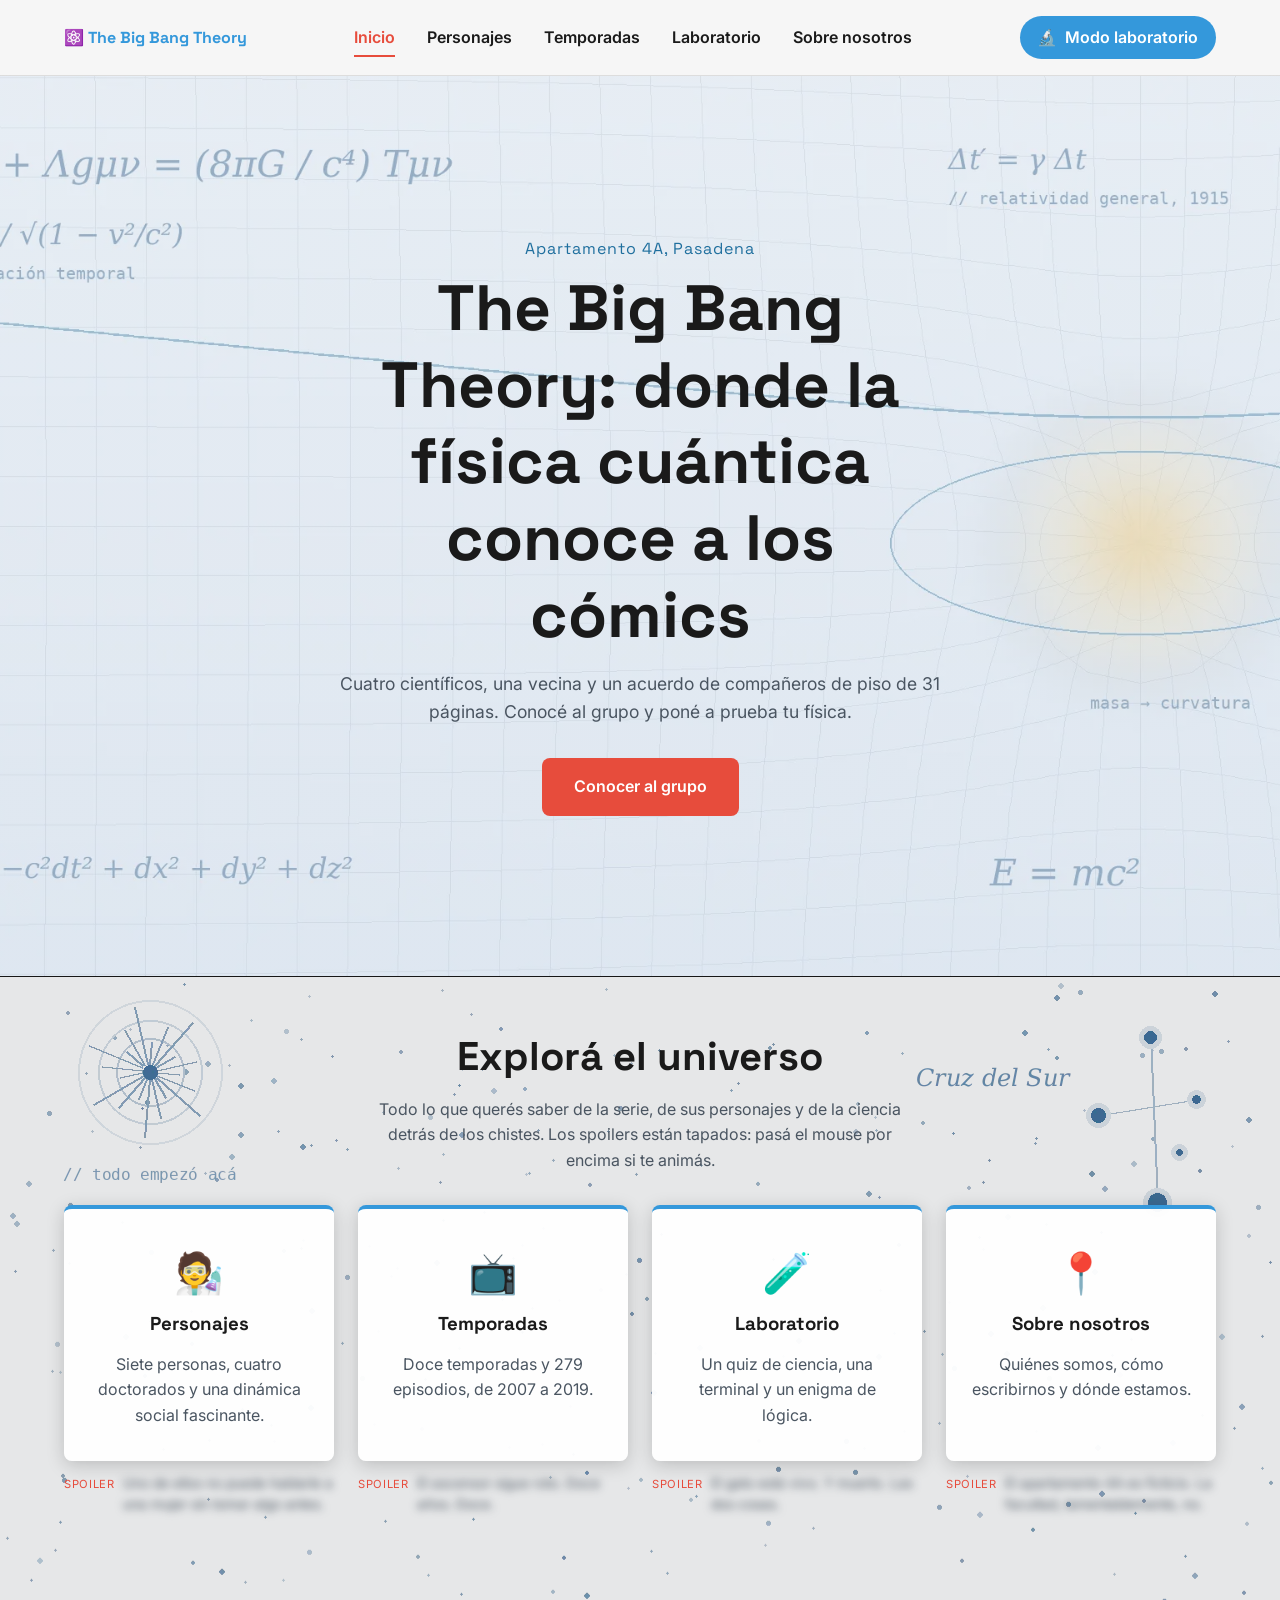
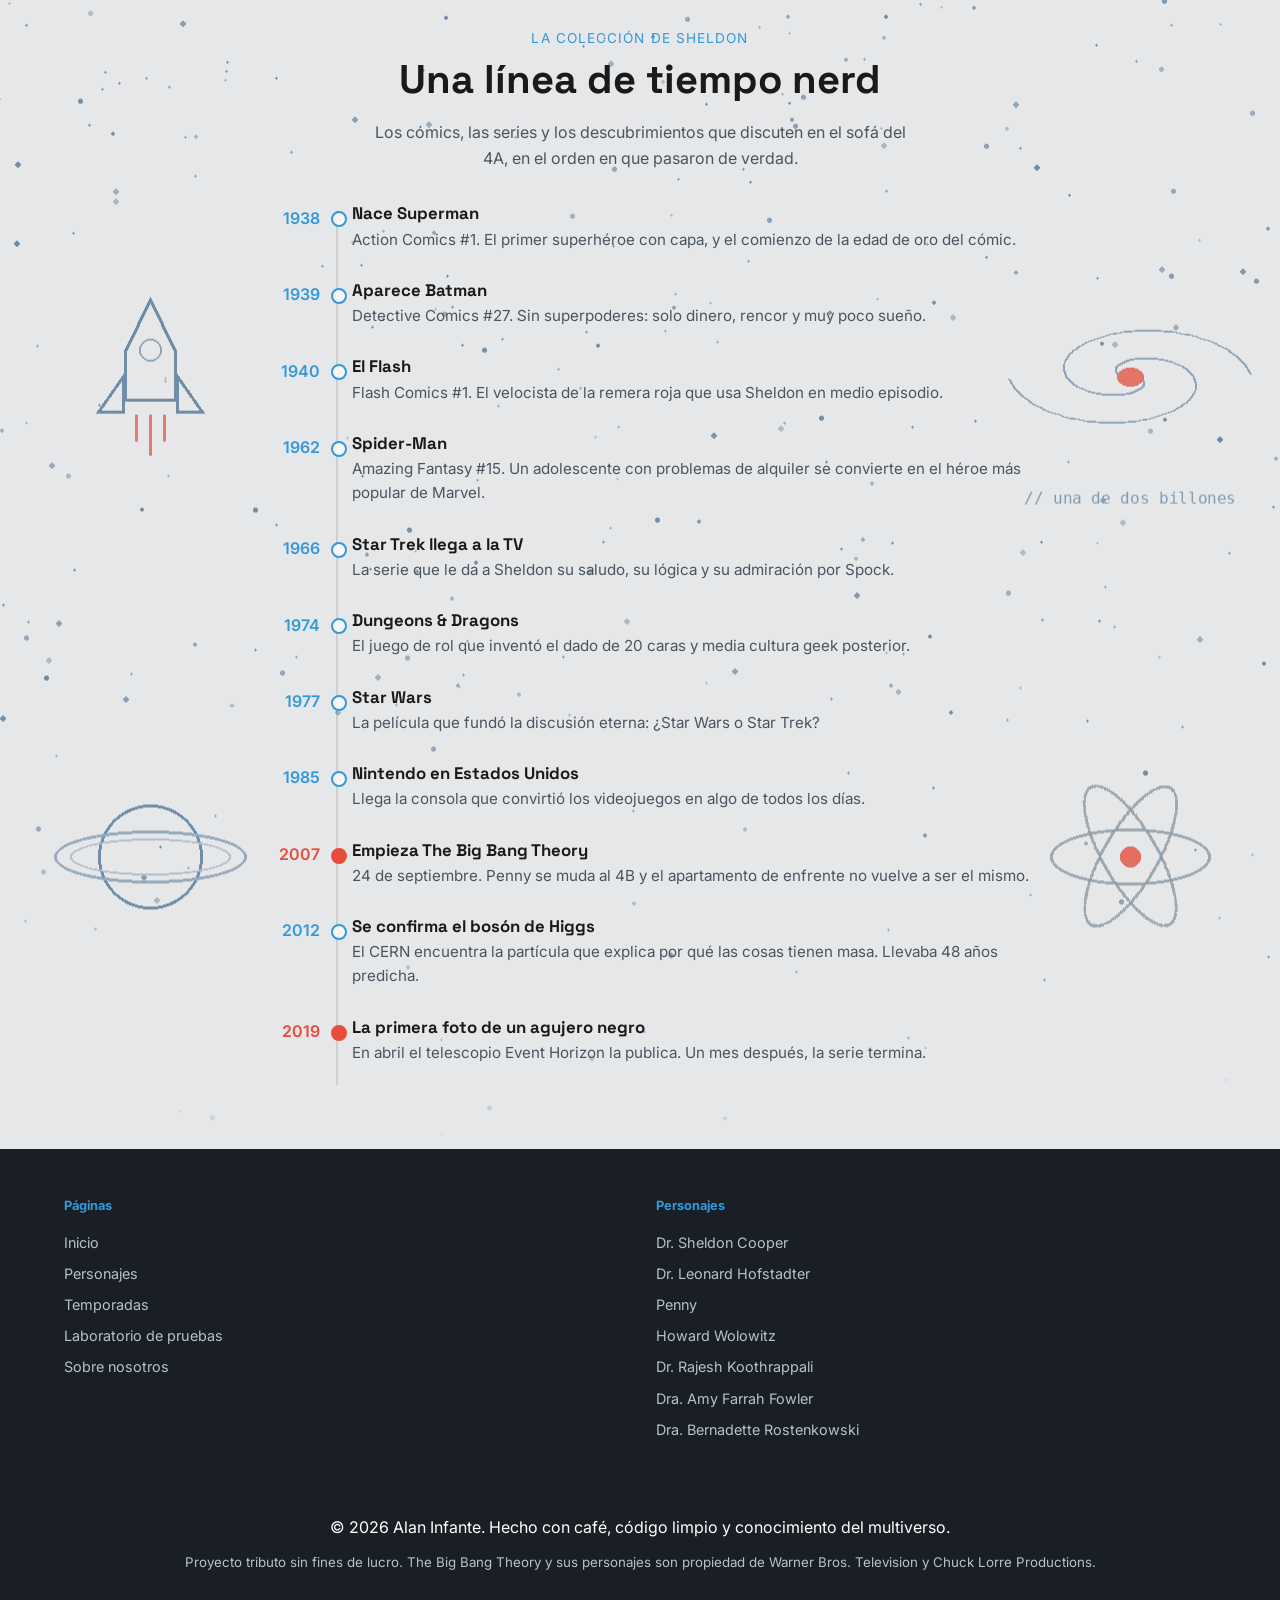
<file: index.html>
<!DOCTYPE html>
<html lang="es-AR">
<head>
    <meta charset="UTF-8">
    <meta name="viewport" content="width=device-width, initial-scale=1.0">

    <!-- SEO propio de esta página: título (≤ 60 caracteres, si no Google lo
         corta), descripción y URL únicos. -->
    <title>The Big Bang Theory: personajes, temporadas y ciencia</title>
    <meta name="description" content="Sitio tributo a The Big Bang Theory: los personajes, las 12 temporadas y un quiz de física cuántica.">
    <meta name="theme-color" content="#1a1a1a">
    <!-- Favicon en SVG embebido: sin archivo extra y sin el error 404 que el
         navegador genera al pedir /favicon.ico. Google lo muestra en resultados. -->
    <link rel="icon" href="data:image/svg+xml,<svg xmlns='http://www.w3.org/2000/svg' viewBox='0 0 100 100'><text y='.9em' font-size='90'>⚛️</text></svg>">
    <link rel="canonical" href="https://alaninfante.github.io/Progra_IV_BigBang/">

    <meta property="og:type" content="website">
    <meta property="og:locale" content="es_AR">
    <meta property="og:site_name" content="The Big Bang Theory">
    <meta property="og:title" content="The Big Bang Theory: personajes, temporadas y ciencia">
    <meta property="og:description" content="Sitio tributo a The Big Bang Theory: los personajes, las 12 temporadas y un quiz de física cuántica.">
    <meta property="og:url" content="https://alaninfante.github.io/Progra_IV_BigBang/">
    <meta property="og:image" content="https://alaninfante.github.io/Progra_IV_BigBang/Imagenes/hero-relatividad.webp">
    <meta property="og:image:alt" content="Ilustración del espacio-tiempo curvado, fondo del sitio">
    <meta name="twitter:card" content="summary_large_image">
    <meta name="twitter:image" content="https://alaninfante.github.io/Progra_IV_BigBang/Imagenes/hero-relatividad.webp">

    <link rel="preconnect" href="https://fonts.googleapis.com">
    <link rel="preconnect" href="https://fonts.gstatic.com" crossorigin>
    <link href="https://fonts.googleapis.com/css2?family=Inter:wght@400;600&amp;family=Space+Grotesk:wght@500;700&amp;display=swap" rel="stylesheet">
    <!-- Datos estructurados: le explican a Google qué es la serie. -->
    <script type="application/ld+json">
    {
      "@context": "https://schema.org",
      "@type": "WebSite",
      "name": "TBBT Universe",
      "inLanguage": "es",
      "about": { "@type": "TVSeries", "name": "The Big Bang Theory", "genre": "Comedia", "startDate": "2007-09-24", "endDate": "2019-05-16", "numberOfSeasons": 12, "numberOfEpisodes": 279 }
    }
    </script>
    <!-- Pide la imagen del hero antes de que el CSS la descubra: es lo primero que se ve. -->
    <link rel="preload" as="image" href="Imagenes/hero-relatividad.webp">
    <link rel="stylesheet" href="./style.css">
</head>
<body>
    <!-- Aplica el modo guardado ANTES de que se dibuje la página. Si esperara
         al logic.js (que tiene defer), cada cambio de página mostraría un
         parpadeo en modo normal antes de pasar a laboratorio. -->
    <script>
        try { if (localStorage.getItem('tema') === 'lab') document.body.classList.add('lab-mode'); } catch (e) {}
    </script>

    <!-- Permite saltar la navegación con teclado. -->
    <a href="#contenido" class="skip-link">Ir al contenido principal</a>


    <header class="header">
        <nav class="nav" aria-label="Navegación principal">
            <a class="logo" href="index.html">
                <span aria-hidden="true">⚛️</span> The Big Bang Theory
            </a>

            <!-- aria-current marca la página actual: lo usa el lector de
                 pantalla y el CSS para resaltar el link. -->
            <ul class="nav__links">
                <li><a href="index.html" aria-current="page">Inicio</a></li>
                <li><a href="personajes.html">Personajes</a></li>
                <li><a href="temporadas.html">Temporadas</a></li>
                <li><a href="laboratorio.html">Laboratorio</a></li>
                <li><a href="sobre-nosotros.html">Sobre nosotros</a></li>
            </ul>

            <!-- aria-pressed comunica el estado del botón al lector de pantalla. -->
            <button type="button" id="theme-toggle" class="btn-theme" aria-pressed="false">
                <span class="btn-theme__icon" aria-hidden="true">🔬</span>
                <span class="btn-theme__text">Modo laboratorio</span>
            </button>
        </nav>
    </header>

    <main id="contenido">
        <!-- ===== HERO ===== -->
        <section id="inicio" class="hero">
            <div class="hero__content">
                <p class="hero__eyebrow">Apartamento 4A, Pasadena</p>
                <h1>The Big Bang Theory: donde la física cuántica conoce a los cómics</h1>
                <p class="hero__lead">
                    Cuatro científicos, una vecina y un acuerdo de compañeros de piso
                    de 31 páginas. Conocé al grupo y poné a prueba tu física.
                </p>
                <a href="personajes.html" class="btn-primary">Conocer al grupo</a>
            </div>
        </section>


        <div class="fondo-inicio">
            <!-- ===== ACCESOS ===== -->
            <!-- Toda la tarjeta es un solo link: área grande y fácil de tocar,
                 y un único destino por tarjeta para el lector de pantalla. -->
            <section class="section">
                <div class="container">
                    <h2 class="section__title">Explorá el universo</h2>
                    <p class="section__desc">Todo lo que querés saber de la serie, de sus personajes y de la ciencia detrás de los chistes. Los spoilers están tapados: pasá el mouse por encima si te animás.</p>

                    <ul class="explore">
                        <li>
                            <a class="explore__card" href="personajes.html">
                                <span class="explore__icon" aria-hidden="true">🧑‍🔬</span>
                                <h3>Personajes</h3>
                                <p>Siete personas, cuatro doctorados y una dinámica social fascinante.</p>
                            </a>
                            <!-- El spoiler va FUERA del enlace: un elemento con foco propio dentro
                                 de un <a> es HTML inválido y confunde al lector de pantalla. -->
                            <p class="spoiler">
                                <span class="spoiler__tag">spoiler</span>
                                <span class="spoiler__texto" tabindex="0">Uno de ellos no puede hablarle a una mujer sin tomar algo antes.</span>
                            </p>
                        </li>
                        <li>
                            <a class="explore__card" href="temporadas.html">
                                <span class="explore__icon" aria-hidden="true">📺</span>
                                <h3>Temporadas</h3>
                                <p>Doce temporadas y 279 episodios, de 2007 a 2019.</p>
                            </a>
                            <!-- El spoiler va FUERA del enlace: un elemento con foco propio dentro
                                 de un <a> es HTML inválido y confunde al lector de pantalla. -->
                            <p class="spoiler">
                                <span class="spoiler__tag">spoiler</span>
                                <span class="spoiler__texto" tabindex="0">El ascensor sigue roto. Doce años. Doce.</span>
                            </p>
                        </li>
                        <li>
                            <a class="explore__card" href="laboratorio.html">
                                <span class="explore__icon" aria-hidden="true">🧪</span>
                                <h3>Laboratorio</h3>
                                <p>Un quiz de ciencia, una terminal y un enigma de lógica.</p>
                            </a>
                            <!-- El spoiler va FUERA del enlace: un elemento con foco propio dentro
                                 de un <a> es HTML inválido y confunde al lector de pantalla. -->
                            <p class="spoiler">
                                <span class="spoiler__tag">spoiler</span>
                                <span class="spoiler__texto" tabindex="0">El gato está vivo. Y muerto. Las dos cosas.</span>
                            </p>
                        </li>
                        <li>
                            <a class="explore__card" href="sobre-nosotros.html">
                                <span class="explore__icon" aria-hidden="true">📍</span>
                                <h3>Sobre nosotros</h3>
                                <p>Quiénes somos, cómo escribirnos y dónde estamos.</p>
                            </a>
                            <!-- El spoiler va FUERA del enlace: un elemento con foco propio dentro
                                 de un <a> es HTML inválido y confunde al lector de pantalla. -->
                            <p class="spoiler">
                                <span class="spoiler__tag">spoiler</span>
                                <span class="spoiler__texto" tabindex="0">El apartamento 4A es ficticio. La facultad, lamentablemente, no.</span>
                            </p>
                        </li>
                    </ul>
                </div>
            </section>

            <!-- ===== LÍNEA DE TIEMPO ===== -->
            <section id="linea" class="section">
                <div class="container">
                    <p class="section__eyebrow">La colección de Sheldon</p>
                    <h2 class="section__title">Una línea de tiempo nerd</h2>
                    <p class="section__desc">Los cómics, las series y los descubrimientos que discuten en el sofá del 4A, en el orden en que pasaron de verdad.</p>

                    <!-- <ol> y no <ul>: el orden cronológico es parte del contenido,
                         y así lo entienden el buscador y el lector de pantalla. -->
                    <ol class="linea">
                        <li class="hito">
                            <p class="hito__anio">1938</p>
                            <div class="hito__cuerpo">
                                <h3>Nace Superman</h3>
                                <p>Action Comics #1. El primer superhéroe con capa, y el comienzo de la edad de oro del cómic.</p>
                            </div>
                        </li>
                        <li class="hito">
                            <p class="hito__anio">1939</p>
                            <div class="hito__cuerpo">
                                <h3>Aparece Batman</h3>
                                <p>Detective Comics #27. Sin superpoderes: solo dinero, rencor y muy poco sueño.</p>
                            </div>
                        </li>
                        <li class="hito">
                            <p class="hito__anio">1940</p>
                            <div class="hito__cuerpo">
                                <h3>El Flash</h3>
                                <p>Flash Comics #1. El velocista de la remera roja que usa Sheldon en medio episodio.</p>
                            </div>
                        </li>
                        <li class="hito">
                            <p class="hito__anio">1962</p>
                            <div class="hito__cuerpo">
                                <h3>Spider-Man</h3>
                                <p>Amazing Fantasy #15. Un adolescente con problemas de alquiler se convierte en el héroe más popular de Marvel.</p>
                            </div>
                        </li>
                        <li class="hito">
                            <p class="hito__anio">1966</p>
                            <div class="hito__cuerpo">
                                <h3>Star Trek llega a la TV</h3>
                                <p>La serie que le da a Sheldon su saludo, su lógica y su admiración por Spock.</p>
                            </div>
                        </li>
                        <li class="hito">
                            <p class="hito__anio">1974</p>
                            <div class="hito__cuerpo">
                                <h3>Dungeons &amp; Dragons</h3>
                                <p>El juego de rol que inventó el dado de 20 caras y media cultura geek posterior.</p>
                            </div>
                        </li>
                        <li class="hito">
                            <p class="hito__anio">1977</p>
                            <div class="hito__cuerpo">
                                <h3>Star Wars</h3>
                                <p>La película que fundó la discusión eterna: ¿Star Wars o Star Trek?</p>
                            </div>
                        </li>
                        <li class="hito">
                            <p class="hito__anio">1985</p>
                            <div class="hito__cuerpo">
                                <h3>Nintendo en Estados Unidos</h3>
                                <p>Llega la consola que convirtió los videojuegos en algo de todos los días.</p>
                            </div>
                        </li>
                        <li class="hito hito--destacado">
                            <p class="hito__anio">2007</p>
                            <div class="hito__cuerpo">
                                <h3>Empieza The Big Bang Theory</h3>
                                <p>24 de septiembre. Penny se muda al 4B y el apartamento de enfrente no vuelve a ser el mismo.</p>
                            </div>
                        </li>
                        <li class="hito">
                            <p class="hito__anio">2012</p>
                            <div class="hito__cuerpo">
                                <h3>Se confirma el bosón de Higgs</h3>
                                <p>El CERN encuentra la partícula que explica por qué las cosas tienen masa. Llevaba 48 años predicha.</p>
                            </div>
                        </li>
                        <li class="hito hito--destacado">
                            <p class="hito__anio">2019</p>
                            <div class="hito__cuerpo">
                                <h3>La primera foto de un agujero negro</h3>
                                <p>En abril el telescopio Event Horizon la publica. Un mes después, la serie termina.</p>
                            </div>
                        </li>
                    </ol>
                </div>
            </section>
        </div>

    </main>

    <footer class="footer">
        <div class="container">
            <!-- Mapa del sitio: orienta al usuario y le da al rastreador
                 enlaces internos hacia cada página. -->
            <nav class="sitemap" aria-label="Mapa del sitio">
                <div>
                    <h2>Páginas</h2>
                    <ul>
                        <li><a href="index.html">Inicio</a></li>
                        <li><a href="personajes.html">Personajes</a></li>
                        <li><a href="temporadas.html">Temporadas</a></li>
                        <li><a href="laboratorio.html">Laboratorio de pruebas</a></li>
                        <li><a href="sobre-nosotros.html">Sobre nosotros</a></li>
                    </ul>
                </div>

                <div>
                    <h2>Personajes</h2>
                    <ul>
                        <li><a href="personajes.html#sheldon">Dr. Sheldon Cooper</a></li>
                        <li><a href="personajes.html#leonard">Dr. Leonard Hofstadter</a></li>
                        <li><a href="personajes.html#penny">Penny</a></li>
                        <li><a href="personajes.html#howard">Howard Wolowitz</a></li>
                        <li><a href="personajes.html#raj">Dr. Rajesh Koothrappali</a></li>
                        <li><a href="personajes.html#amy">Dra. Amy Farrah Fowler</a></li>
                        <li><a href="personajes.html#bernadette">Dra. Bernadette Rostenkowski</a></li>
                    </ul>
                </div>
            </nav>

            <div class="footer__bottom">
                <p>&copy; 2026 Alan Infante. Hecho con café, código limpio y conocimiento del multiverso.</p>
                <p class="footer__legal">
                    <small>Proyecto tributo sin fines de lucro. The Big Bang Theory y sus personajes
                    son propiedad de Warner Bros. Television y Chuck Lorre Productions.</small>
                </p>
            </div>
        </div>
    </footer>

    <!-- defer: se ejecuta con el HTML ya parseado. -->
    <script src="./logic.js" defer></script>
</body>
</html>
</file>
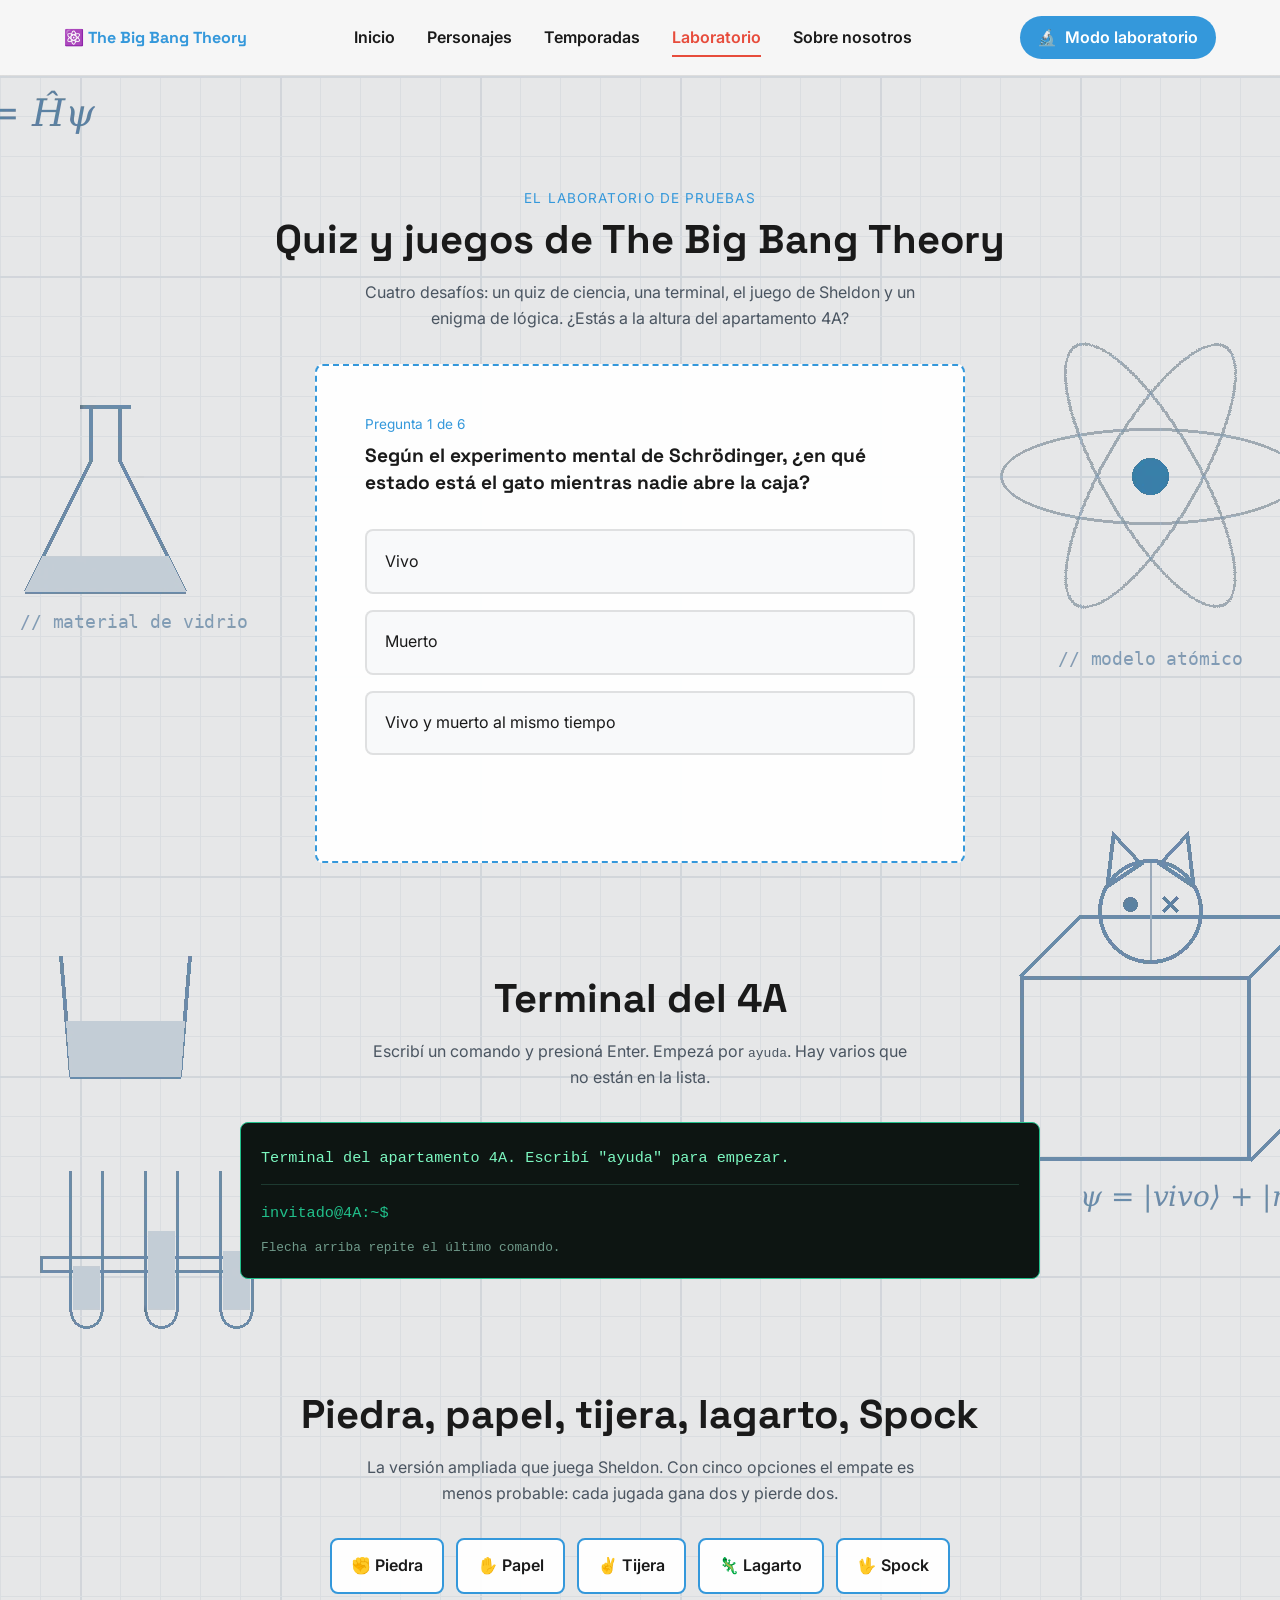
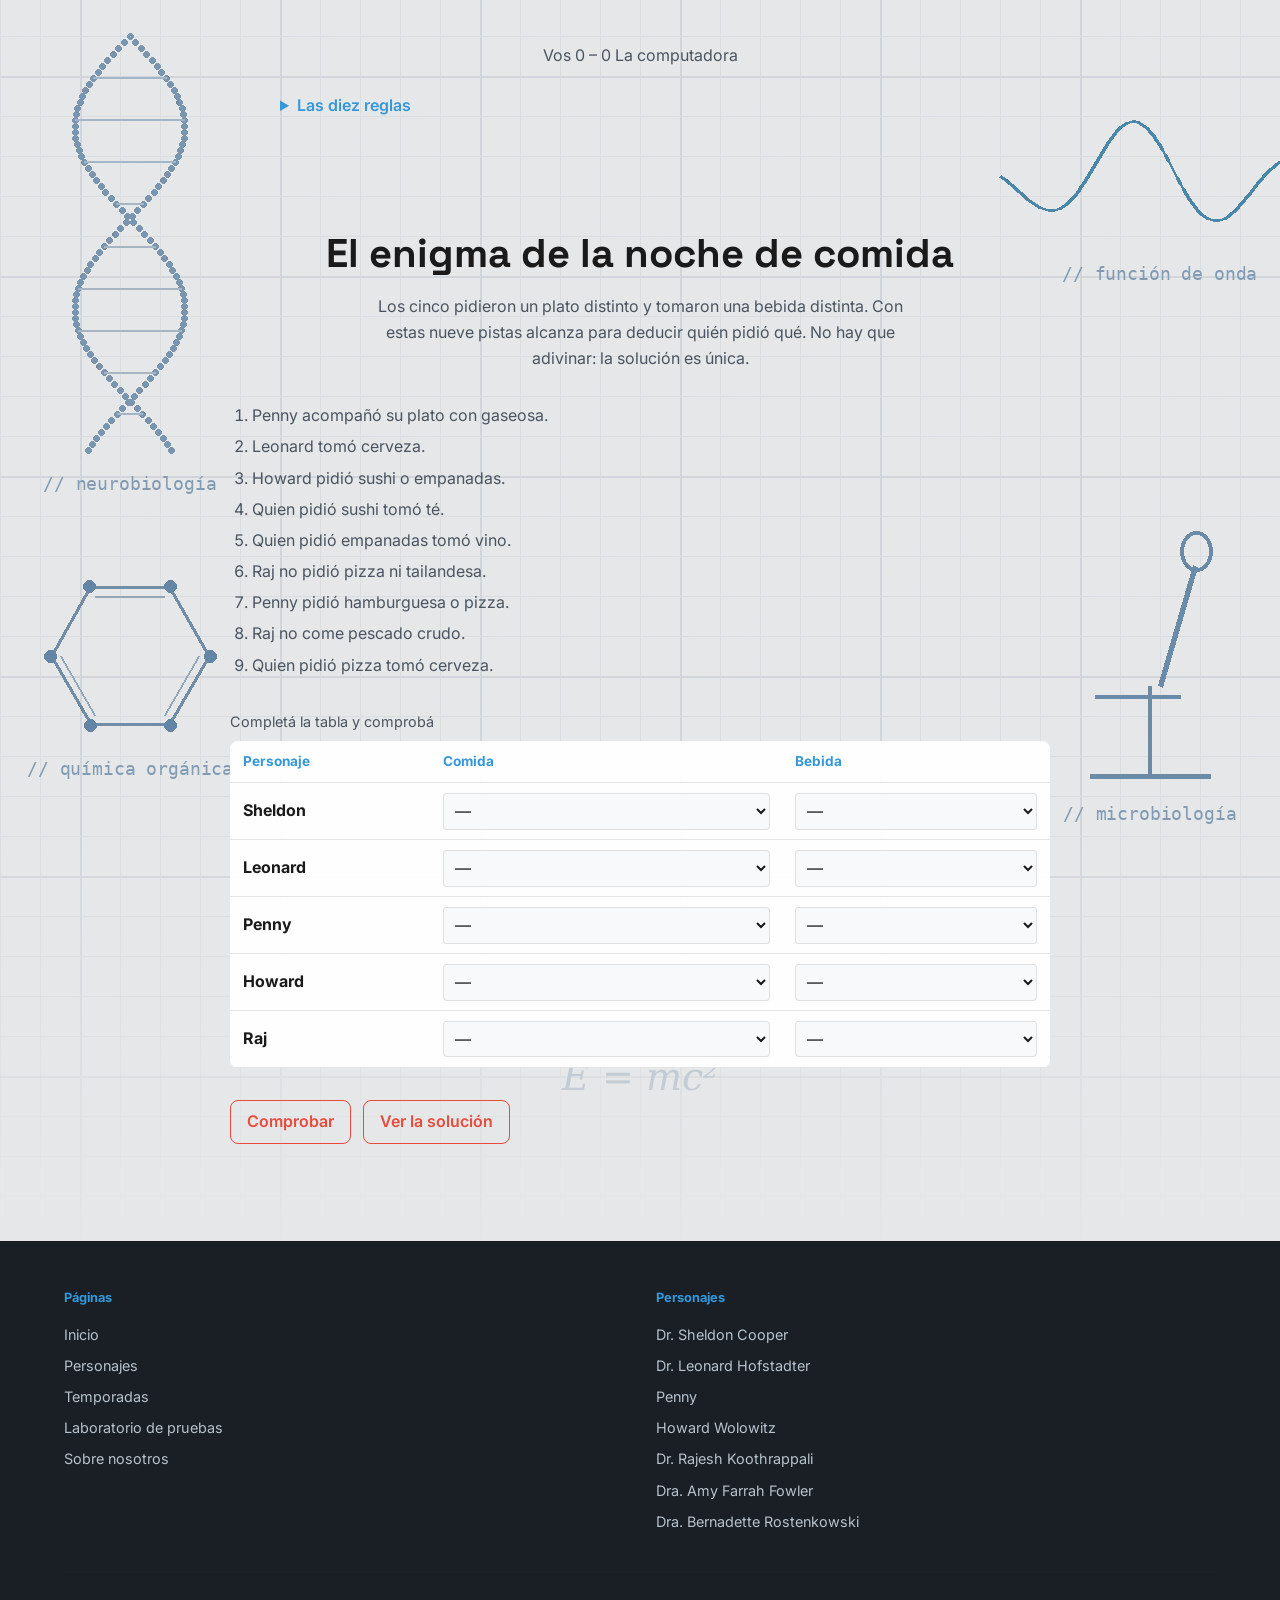
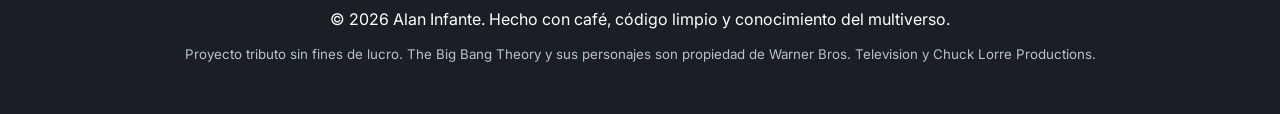
<file: laboratorio.html>
<!DOCTYPE html>
<html lang="es-AR">
<head>
    <meta charset="UTF-8">
    <meta name="viewport" content="width=device-width, initial-scale=1.0">

    <!-- SEO propio de esta página: título (≤ 60 caracteres, si no Google lo
         corta), descripción y URL únicos. -->
    <title>Laboratorio: quiz y enigmas | The Big Bang Theory</title>
    <meta name="description" content="Cuatro desafíos: un quiz de física, una terminal interactiva, el juego de Sheldon y un enigma de lógica con solución única.">
    <meta name="theme-color" content="#1a1a1a">
    <!-- Favicon en SVG embebido: sin archivo extra y sin el error 404 que el
         navegador genera al pedir /favicon.ico. Google lo muestra en resultados. -->
    <link rel="icon" href="data:image/svg+xml,<svg xmlns='http://www.w3.org/2000/svg' viewBox='0 0 100 100'><text y='.9em' font-size='90'>⚛️</text></svg>">
    <link rel="canonical" href="https://alaninfante.github.io/Progra_IV_BigBang/laboratorio.html">

    <meta property="og:type" content="website">
    <meta property="og:locale" content="es_AR">
    <meta property="og:site_name" content="The Big Bang Theory">
    <meta property="og:title" content="Laboratorio: quiz y enigmas | The Big Bang Theory">
    <meta property="og:description" content="Un quiz de física, una terminal interactiva, piedra-papel-tijera-lagarto-Spock y un enigma de lógica.">
    <meta property="og:url" content="https://alaninfante.github.io/Progra_IV_BigBang/laboratorio.html">
    <meta property="og:image" content="https://alaninfante.github.io/Progra_IV_BigBang/Imagenes/hero-relatividad.webp">
    <meta property="og:image:alt" content="Ilustración del espacio-tiempo curvado, fondo del sitio">
    <meta name="twitter:card" content="summary_large_image">
    <meta name="twitter:image" content="https://alaninfante.github.io/Progra_IV_BigBang/Imagenes/hero-relatividad.webp">

    <link rel="preconnect" href="https://fonts.googleapis.com">
    <link rel="preconnect" href="https://fonts.gstatic.com" crossorigin>
    <link href="https://fonts.googleapis.com/css2?family=Inter:wght@400;600&amp;family=Space+Grotesk:wght@500;700&amp;display=swap" rel="stylesheet">
    <link rel="stylesheet" href="./style.css">
    <!-- Migas de pan para Google: le muestran dónde está esta página dentro
         del sitio y puede dibujar la ruta en el resultado de búsqueda. -->
    <script type="application/ld+json">
    {
      "@context": "https://schema.org",
      "@type": "BreadcrumbList",
      "itemListElement": [
        { "@type": "ListItem", "position": 1, "name": "Inicio", "item": "https://alaninfante.github.io/Progra_IV_BigBang/" },
        { "@type": "ListItem", "position": 2, "name": "Laboratorio", "item": "https://alaninfante.github.io/Progra_IV_BigBang/laboratorio.html" }
      ]
    }
    </script>
</head>
<body>
    <!-- Aplica el modo guardado ANTES de que se dibuje la página. Si esperara
         al logic.js (que tiene defer), cada cambio de página mostraría un
         parpadeo en modo normal antes de pasar a laboratorio. -->
    <script>
        try { if (localStorage.getItem('tema') === 'lab') document.body.classList.add('lab-mode'); } catch (e) {}
    </script>

    <!-- Permite saltar la navegación con teclado. -->
    <a href="#contenido" class="skip-link">Ir al contenido principal</a>


    <header class="header">
        <nav class="nav" aria-label="Navegación principal">
            <a class="logo" href="index.html">
                <span aria-hidden="true">⚛️</span> The Big Bang Theory
            </a>

            <!-- aria-current marca la página actual: lo usa el lector de
                 pantalla y el CSS para resaltar el link. -->
            <ul class="nav__links">
                <li><a href="index.html">Inicio</a></li>
                <li><a href="personajes.html">Personajes</a></li>
                <li><a href="temporadas.html">Temporadas</a></li>
                <li><a href="laboratorio.html" aria-current="page">Laboratorio</a></li>
                <li><a href="sobre-nosotros.html">Sobre nosotros</a></li>
            </ul>

            <!-- aria-pressed comunica el estado del botón al lector de pantalla. -->
            <button type="button" id="theme-toggle" class="btn-theme" aria-pressed="false">
                <span class="btn-theme__icon" aria-hidden="true">🔬</span>
                <span class="btn-theme__text">Modo laboratorio</span>
            </button>
        </nav>
    </header>

    <main id="contenido" class="fondo-laboratorio">
        <!-- ===== QUIZ ===== -->
        <section id="laboratorio" class="section">
            <div class="container">
                <p class="section__eyebrow">El laboratorio de pruebas</p>
                <h1 class="section__title">Quiz y juegos de The Big Bang Theory</h1>

                <p class="section__desc">Cuatro desafíos: un quiz de ciencia, una terminal, el juego de Sheldon y un enigma de lógica. ¿Estás a la altura del apartamento 4A?</p>

                <!-- El contenido de las preguntas vive en el JS, en un arreglo.
                     El HTML solo define dónde se muestra cada parte. -->
                <div class="quiz">
                    <p class="quiz__progress" id="quiz-progress">Pregunta 1 de 6</p>

                    <!-- tabindex="-1": permite mover el foco acá al pasar de
                         pregunta, sin que entre en el recorrido normal con Tab. -->
                    <h2 id="quiz-question" tabindex="-1"></h2>

                    <noscript><p>El quiz necesita JavaScript activado para funcionar.</p></noscript>
                    <div class="quiz__options" id="quiz-options" role="group" aria-labelledby="quiz-question"></div>

                    <!-- Vacío pero siempre presente: si estuviera en display:none,
                         varios lectores de pantalla no anunciarían el resultado. -->
                    <p id="quiz-result" class="quiz__result" role="status" aria-live="polite"></p>

                    <button type="button" id="quiz-next" class="btn-quote" hidden>Siguiente pregunta</button>
                </div>
            </div>
        </section>
        <!-- ===== TERMINAL ===== -->
        <section id="terminal" class="section">
            <div class="container">
                <h2 class="section__title">Terminal del 4A</h2>
                <p class="section__desc">Escribí un comando y presioná Enter. Empezá por <code>ayuda</code>. Hay varios que no están en la lista.</p>

                <!-- La salida es un live region: quien use lector de pantalla
                     escucha la respuesta sin tener que ir a buscarla. -->
                <div class="terminal">
                    <ol id="term-salida" class="terminal__salida" role="log" aria-live="polite"></ol>

                    <div class="terminal__linea">
                        <label for="term-entrada" class="terminal__prompt">invitado@4A:~$</label>
                        <input type="text" id="term-entrada" autocomplete="off" spellcheck="false"
                               aria-describedby="term-ayuda">
                    </div>
                    <p id="term-ayuda" class="terminal__pista">Flecha arriba repite el último comando.</p>
                </div>

                <noscript><p>La terminal necesita JavaScript activado.</p></noscript>
            </div>
        </section>

        <!-- ===== JUEGO ===== -->
        <section id="juego" class="section">
            <div class="container">
                <h2 class="section__title">Piedra, papel, tijera, lagarto, Spock</h2>
                <p class="section__desc">La versión ampliada que juega Sheldon. Con cinco opciones el empate es menos probable: cada jugada gana dos y pierde dos.</p>

                <div class="juego">
                    <div class="juego__opciones" id="juego-opciones" role="group" aria-label="Elegí tu jugada">
                        <button type="button" class="btn-juego" data-jugada="piedra"><span aria-hidden="true">✊</span> Piedra</button>
                        <button type="button" class="btn-juego" data-jugada="papel"><span aria-hidden="true">✋</span> Papel</button>
                        <button type="button" class="btn-juego" data-jugada="tijera"><span aria-hidden="true">✌️</span> Tijera</button>
                        <button type="button" class="btn-juego" data-jugada="lagarto"><span aria-hidden="true">🦎</span> Lagarto</button>
                        <button type="button" class="btn-juego" data-jugada="spock"><span aria-hidden="true">🖖</span> Spock</button>
                    </div>

                    <p id="juego-resultado" class="juego__resultado" role="status" aria-live="polite"></p>
                    <p id="juego-marcador" class="juego__marcador">Vos 0 &ndash; 0 La computadora</p>

                    <details class="juego__reglas">
                        <summary>Las diez reglas</summary>
                        <ul>
                            <li>La tijera corta el papel.</li>
                            <li>El papel envuelve la piedra.</li>
                            <li>La piedra aplasta el lagarto.</li>
                            <li>El lagarto envenena a Spock.</li>
                            <li>Spock rompe la tijera.</li>
                            <li>La tijera decapita al lagarto.</li>
                            <li>El lagarto se come el papel.</li>
                            <li>El papel refuta a Spock.</li>
                            <li>Spock vaporiza la piedra.</li>
                            <li>La piedra parte la tijera.</li>
                        </ul>
                    </details>
                </div>
            </div>
        </section>

        <!-- ===== ENIGMA ===== -->
        <section id="enigma" class="section">
            <div class="container">
                <h2 class="section__title">El enigma de la noche de comida</h2>
                <p class="section__desc">Los cinco pidieron un plato distinto y tomaron una bebida distinta. Con estas nueve pistas alcanza para deducir quién pidió qué. No hay que adivinar: la solución es única.</p>

                <div class="enigma">
                    <ol class="enigma__pistas">
                        <li>Penny acompañó su plato con gaseosa.</li>
                        <li>Leonard tomó cerveza.</li>
                        <li>Howard pidió sushi o empanadas.</li>
                        <li>Quien pidió sushi tomó té.</li>
                        <li>Quien pidió empanadas tomó vino.</li>
                        <li>Raj no pidió pizza ni tailandesa.</li>
                        <li>Penny pidió hamburguesa o pizza.</li>
                        <li>Raj no come pescado crudo.</li>
                        <li>Quien pidió pizza tomó cerveza.</li>
                    </ol>

                    <table class="enigma__tabla">
                        <caption>Completá la tabla y comprobá</caption>
                        <thead>
                            <tr><th scope="col">Personaje</th><th scope="col">Comida</th><th scope="col">Bebida</th></tr>
                        </thead>
                        <tbody id="enigma-cuerpo"></tbody>
                    </table>

                    <div class="enigma__acciones">
                        <button type="button" id="enigma-comprobar" class="btn-quote">Comprobar</button>
                        <button type="button" id="enigma-rendirse" class="btn-quote">Ver la solución</button>
                    </div>

                    <p id="enigma-resultado" class="enigma__resultado" role="status" aria-live="polite"></p>
                </div>

                <noscript><p>El enigma necesita JavaScript activado.</p></noscript>
            </div>
        </section>
    </main>

    <footer class="footer">
        <div class="container">
            <!-- Mapa del sitio: orienta al usuario y le da al rastreador
                 enlaces internos hacia cada página. -->
            <nav class="sitemap" aria-label="Mapa del sitio">
                <div>
                    <h2>Páginas</h2>
                    <ul>
                        <li><a href="index.html">Inicio</a></li>
                        <li><a href="personajes.html">Personajes</a></li>
                        <li><a href="temporadas.html">Temporadas</a></li>
                        <li><a href="laboratorio.html">Laboratorio de pruebas</a></li>
                        <li><a href="sobre-nosotros.html">Sobre nosotros</a></li>
                    </ul>
                </div>

                <div>
                    <h2>Personajes</h2>
                    <ul>
                        <li><a href="personajes.html#sheldon">Dr. Sheldon Cooper</a></li>
                        <li><a href="personajes.html#leonard">Dr. Leonard Hofstadter</a></li>
                        <li><a href="personajes.html#penny">Penny</a></li>
                        <li><a href="personajes.html#howard">Howard Wolowitz</a></li>
                        <li><a href="personajes.html#raj">Dr. Rajesh Koothrappali</a></li>
                        <li><a href="personajes.html#amy">Dra. Amy Farrah Fowler</a></li>
                        <li><a href="personajes.html#bernadette">Dra. Bernadette Rostenkowski</a></li>
                    </ul>
                </div>
            </nav>

            <div class="footer__bottom">
                <p>&copy; 2026 Alan Infante. Hecho con café, código limpio y conocimiento del multiverso.</p>
                <p class="footer__legal">
                    <small>Proyecto tributo sin fines de lucro. The Big Bang Theory y sus personajes
                    son propiedad de Warner Bros. Television y Chuck Lorre Productions.</small>
                </p>
            </div>
        </div>
    </footer>

    <!-- defer: se ejecuta con el HTML ya parseado. -->
    <script src="./logic.js" defer></script>
</body>
</html>
</file>
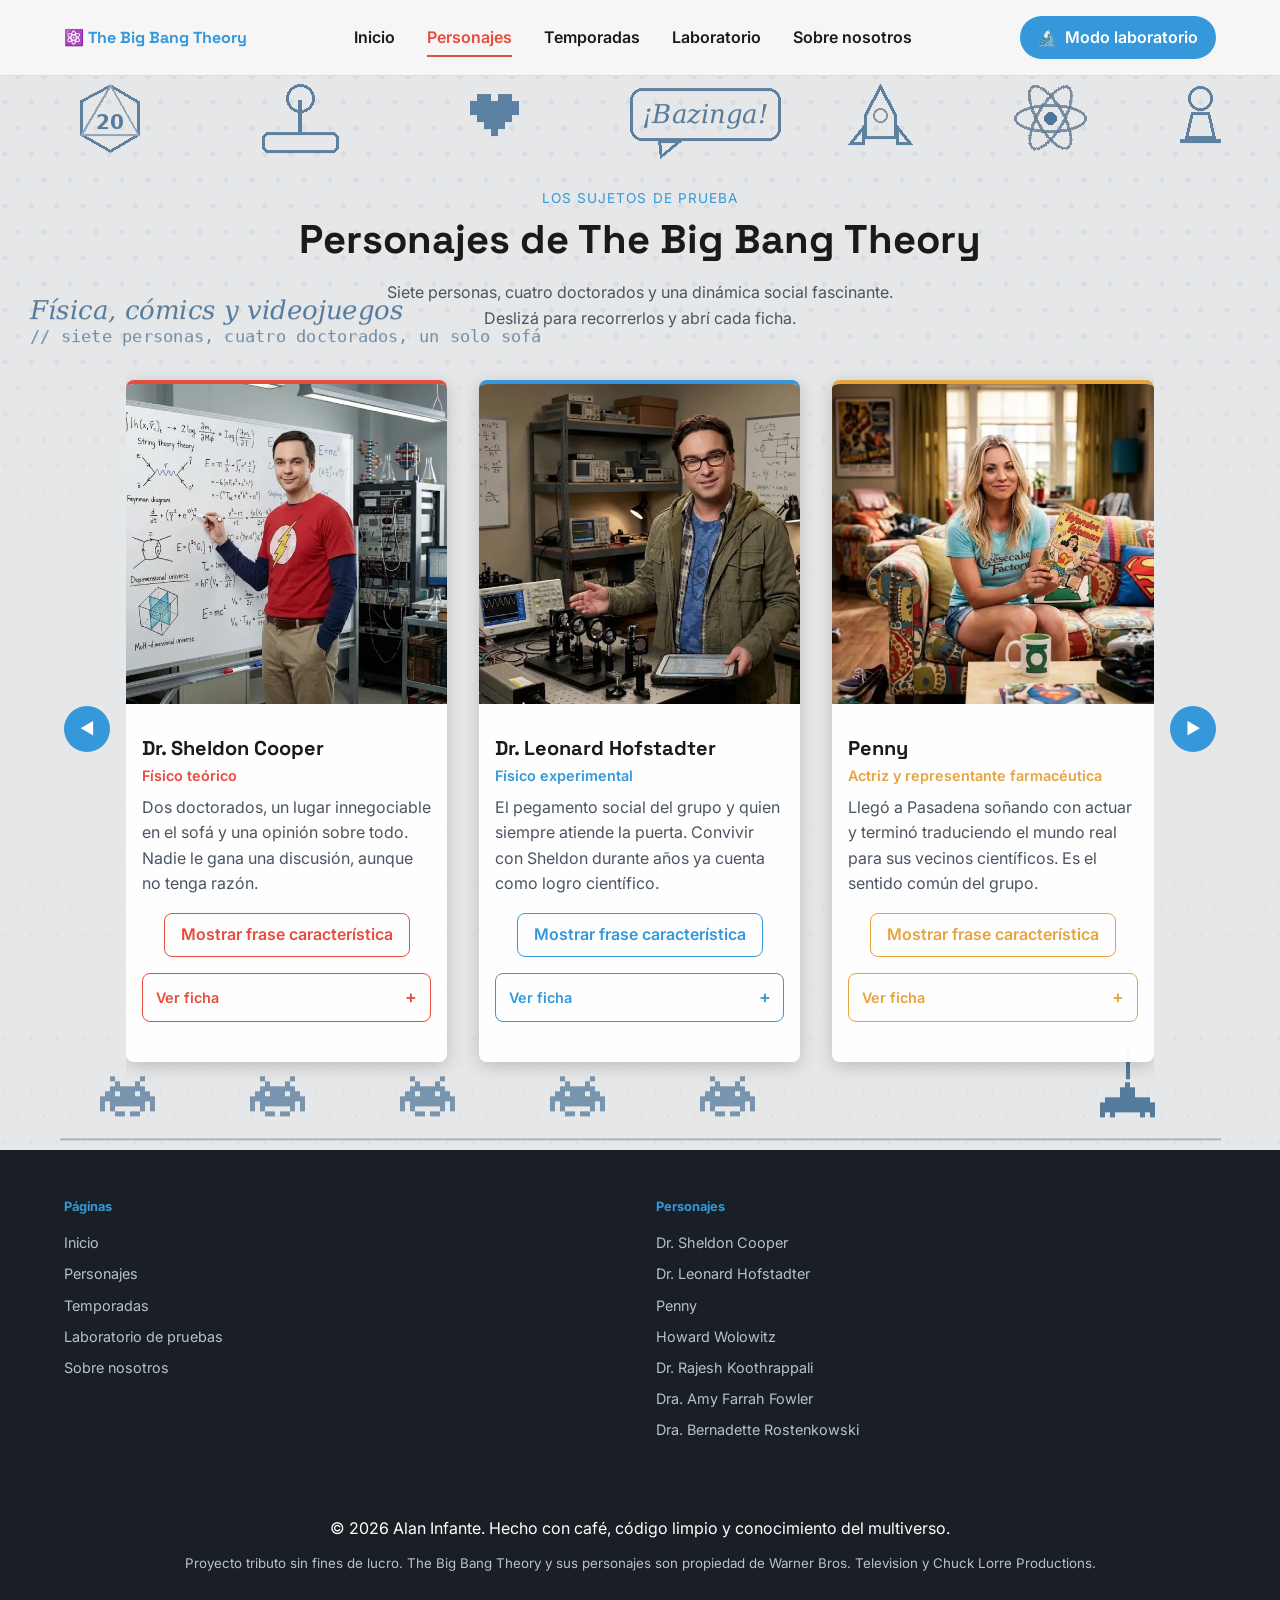
<file: personajes.html>
<!DOCTYPE html>
<html lang="es-AR">
<head>
    <meta charset="UTF-8">
    <meta name="viewport" content="width=device-width, initial-scale=1.0">

    <!-- SEO propio de esta página: título (≤ 60 caracteres, si no Google lo
         corta), descripción y URL únicos. -->
    <title>Personajes de The Big Bang Theory</title>
    <meta name="description" content="Los siete personajes principales de The Big Bang Theory: quiénes son, a qué se dedican y sus frases características.">
    <meta name="theme-color" content="#1a1a1a">
    <!-- Favicon en SVG embebido: sin archivo extra y sin el error 404 que el
         navegador genera al pedir /favicon.ico. Google lo muestra en resultados. -->
    <link rel="icon" href="data:image/svg+xml,<svg xmlns='http://www.w3.org/2000/svg' viewBox='0 0 100 100'><text y='.9em' font-size='90'>⚛️</text></svg>">
    <link rel="canonical" href="https://alaninfante.github.io/Progra_IV_BigBang/personajes.html">

    <meta property="og:type" content="website">
    <meta property="og:locale" content="es_AR">
    <meta property="og:site_name" content="The Big Bang Theory">
    <meta property="og:title" content="Personajes de The Big Bang Theory">
    <meta property="og:description" content="Los siete personajes principales de The Big Bang Theory: quiénes son, a qué se dedican y sus frases características.">
    <meta property="og:url" content="https://alaninfante.github.io/Progra_IV_BigBang/personajes.html">
    <meta property="og:image" content="https://alaninfante.github.io/Progra_IV_BigBang/Imagenes/hero-relatividad.webp">
    <meta property="og:image:alt" content="Ilustración del espacio-tiempo curvado, fondo del sitio">
    <meta name="twitter:card" content="summary_large_image">
    <meta name="twitter:image" content="https://alaninfante.github.io/Progra_IV_BigBang/Imagenes/hero-relatividad.webp">

    <link rel="preconnect" href="https://fonts.googleapis.com">
    <link rel="preconnect" href="https://fonts.gstatic.com" crossorigin>
    <link href="https://fonts.googleapis.com/css2?family=Inter:wght@400;600&amp;family=Space+Grotesk:wght@500;700&amp;display=swap" rel="stylesheet">
    <!-- Datos estructurados: la lista de personajes. -->
    <script type="application/ld+json">
    {
      "@context": "https://schema.org",
      "@type": "ItemList",
      "name": "Personajes principales de The Big Bang Theory",
      "itemListElement": [
        { "@type": "ListItem", "position": 1, "name": "Dr. Sheldon Cooper" },
        { "@type": "ListItem", "position": 2, "name": "Dr. Leonard Hofstadter" },
        { "@type": "ListItem", "position": 3, "name": "Penny" },
        { "@type": "ListItem", "position": 4, "name": "Howard Wolowitz" },
        { "@type": "ListItem", "position": 5, "name": "Dr. Rajesh Koothrappali" },
        { "@type": "ListItem", "position": 6, "name": "Dra. Amy Farrah Fowler" },
        { "@type": "ListItem", "position": 7, "name": "Dra. Bernadette Rostenkowski" }
      ]
    }
    </script>
    <link rel="stylesheet" href="./style.css">
    <!-- Migas de pan para Google: le muestran dónde está esta página dentro
         del sitio y puede dibujar la ruta en el resultado de búsqueda. -->
    <script type="application/ld+json">
    {
      "@context": "https://schema.org",
      "@type": "BreadcrumbList",
      "itemListElement": [
        { "@type": "ListItem", "position": 1, "name": "Inicio", "item": "https://alaninfante.github.io/Progra_IV_BigBang/" },
        { "@type": "ListItem", "position": 2, "name": "Personajes", "item": "https://alaninfante.github.io/Progra_IV_BigBang/personajes.html" }
      ]
    }
    </script>
</head>
<body>
    <!-- Aplica el modo guardado ANTES de que se dibuje la página. Si esperara
         al logic.js (que tiene defer), cada cambio de página mostraría un
         parpadeo en modo normal antes de pasar a laboratorio. -->
    <script>
        try { if (localStorage.getItem('tema') === 'lab') document.body.classList.add('lab-mode'); } catch (e) {}
    </script>

    <!-- Permite saltar la navegación con teclado. -->
    <a href="#contenido" class="skip-link">Ir al contenido principal</a>


    <header class="header">
        <nav class="nav" aria-label="Navegación principal">
            <a class="logo" href="index.html">
                <span aria-hidden="true">⚛️</span> The Big Bang Theory
            </a>

            <!-- aria-current marca la página actual: lo usa el lector de
                 pantalla y el CSS para resaltar el link. -->
            <ul class="nav__links">
                <li><a href="index.html">Inicio</a></li>
                <li><a href="personajes.html" aria-current="page">Personajes</a></li>
                <li><a href="temporadas.html">Temporadas</a></li>
                <li><a href="laboratorio.html">Laboratorio</a></li>
                <li><a href="sobre-nosotros.html">Sobre nosotros</a></li>
            </ul>

            <!-- aria-pressed comunica el estado del botón al lector de pantalla. -->
            <button type="button" id="theme-toggle" class="btn-theme" aria-pressed="false">
                <span class="btn-theme__icon" aria-hidden="true">🔬</span>
                <span class="btn-theme__text">Modo laboratorio</span>
            </button>
        </nav>
    </header>

    <main id="contenido">
        <!-- ===== PERSONAJES ===== -->
        <section id="personajes" class="section section--personajes">
            <div class="container">
                <p class="section__eyebrow">Los sujetos de prueba</p>
                <h1 class="section__title">Personajes de The Big Bang Theory</h1>
                <p class="section__desc">
                    Siete personas, cuatro doctorados y una dinámica social
                    fascinante. Deslizá para recorrerlos y abrí cada ficha.
                </p>

                <div class="carousel">
                    <button type="button" id="btn-prev" class="carousel__btn"
                            aria-label="Personaje anterior" aria-controls="carousel-track">
                        <span aria-hidden="true">◀</span>
                    </button>

                    <!-- tabindex="0" hace el carrusel scrolleable con teclado. -->
                    <ul class="carousel__track" id="carousel-track"

                        <!-- La clase card--nombre define el color de acento.
                             data-quote guarda la frase: el JS solo la muestra. -->
                        <li class="card card--sheldon" id="sheldon">
                            <img src="Imagenes/sheldon.webp" alt="Sheldon Cooper con remera roja de Flash escribiendo ecuaciones de teoría de cuerdas en una pizarra" width="800" height="600">
                            <div class="card__body">
                                <h2>Dr. Sheldon Cooper</h2>
                                <p class="card__role">Físico teórico</p>
                                <p class="card__desc">Dos doctorados, un lugar innegociable en el sofá y una opinión sobre todo. Nadie le gana una discusión, aunque no tenga razón.</p>
                                <button type="button" class="btn-quote" data-quote="Toc, toc, toc, Penny. Toc, toc, toc, Penny. Toc, toc, toc, Penny. ¡Bazinga!">Mostrar frase característica</button>

                                <button type="button" class="card__toggle" aria-expanded="false" aria-controls="ficha-sheldon">
                                    <span class="card__toggle-text">Ver ficha</span>
                                    <span class="card__toggle-icon" aria-hidden="true">+</span>
                                </button>
                                <div class="card__extra" id="ficha-sheldon">
                                    <dl class="facts">
                                        <dt>Especialidad</dt><dd>Teoría de cuerdas</dd>
                                        <dt>Manía</dt><dd>Golpea la puerta tres veces. Siempre.</dd>
                                        <dt>Debilidad</dt><dd>Los trenes a vapor</dd>
                                    </dl>
                                </div>
                            </div>
                        </li>

                        <li class="card card--leonard" id="leonard">
                            <img src="Imagenes/leonard.webp" alt="Leonard Hofstadter con campera verde junto a una mesa óptica con lentes y un osciloscopio" width="800" height="600">
                            <div class="card__body">
                                <h2>Dr. Leonard Hofstadter</h2>
                                <p class="card__role">Físico experimental</p>
                                <p class="card__desc">El pegamento social del grupo y quien siempre atiende la puerta. Convivir con Sheldon durante años ya cuenta como logro científico.</p>
                                <button type="button" class="btn-quote" data-quote="Nuestra ciencia es real, Sheldon. Es solo que nadie más la entiende.">Mostrar frase característica</button>

                                <button type="button" class="card__toggle" aria-expanded="false" aria-controls="ficha-leonard">
                                    <span class="card__toggle-text">Ver ficha</span>
                                    <span class="card__toggle-icon" aria-hidden="true">+</span>
                                </button>
                                <div class="card__extra" id="ficha-leonard">
                                    <dl class="facts">
                                        <dt>Especialidad</dt><dd>Física láser aplicada</dd>
                                        <dt>Instrumento</dt><dd>Violonchelo</dd>
                                        <dt>Debilidad</dt><dd>Intolerante a la lactosa, igual come helado</dd>
                                    </dl>
                                </div>
                            </div>
                        </li>

                        <li class="card card--penny" id="penny">
                            <img src="Imagenes/penny.webp" alt="Penny en un sofá colorido, con remera de Cheesecake Factory y un cómic de Wonder Woman en la mano" width="800" height="600">
                            <div class="card__body">
                                <h2>Penny</h2>
                                <p class="card__role">Actriz y representante farmacéutica</p>
                                <p class="card__desc">Llegó a Pasadena soñando con actuar y terminó traduciendo el mundo real para sus vecinos científicos. Es el sentido común del grupo.</p>
                                <button type="button" class="btn-quote" data-quote="Muy lindo todo, chicos. ¿Y eso para qué sirve en la vida real?">Mostrar frase característica</button>

                                <button type="button" class="card__toggle" aria-expanded="false" aria-controls="ficha-penny">
                                    <span class="card__toggle-text">Ver ficha</span>
                                    <span class="card__toggle-icon" aria-hidden="true">+</span>
                                </button>
                                <div class="card__extra" id="ficha-penny">
                                    <dl class="facts">
                                        <dt>Origen</dt><dd>Omaha, Nebraska</dd>
                                        <dt>Trabajo previo</dt><dd>Camarera en Cheesecake Factory</dd>
                                        <dt>Superpoder</dt><dd>Sentido común</dd>
                                    </dl>
                                </div>
                            </div>
                        </li>

                        <li class="card card--howard" id="howard">
                            <img src="Imagenes/howard.webp" alt="Howard Wolowitz con la maqueta de un cohete, junto a un brazo robótico y un logo de la NASA" width="800" height="600" loading="lazy">
                            <div class="card__body">
                                <h2>Howard Wolowitz</h2>
                                <p class="card__role">Ingeniero aeroespacial</p>
                                <p class="card__desc">El único del grupo que viajó al espacio, y no deja que nadie lo olvide. Diseña equipos para la NASA y colecciona hebillas imposibles.</p>
                                <button type="button" class="btn-quote" data-quote="Soy astronauta. Lo menciono por si no lo dije en los últimos cinco minutos.">Mostrar frase característica</button>

                                <button type="button" class="card__toggle" aria-expanded="false" aria-controls="ficha-howard">
                                    <span class="card__toggle-text">Ver ficha</span>
                                    <span class="card__toggle-icon" aria-hidden="true">+</span>
                                </button>
                                <div class="card__extra" id="ficha-howard">
                                    <dl class="facts">
                                        <dt>Título</dt><dd>Máster del MIT, sin doctorado</dd>
                                        <dt>Logro</dt><dd>Misión a la Estación Espacial Internacional</dd>
                                        <dt>Marca registrada</dt><dd>Hebillas de cinturón imposibles</dd>
                                    </dl>
                                </div>
                            </div>
                        </li>

                        <li class="card card--raj" id="raj">
                            <img src="Imagenes/raj.webp" alt="Rajesh Koothrappali con su perra Cinnamon en brazos, frente a un telescopio y la cúpula de un observatorio" width="800" height="600" loading="lazy">
                            <div class="card__body">
                                <h2>Dr. Rajesh Koothrappali</h2>
                                <p class="card__role">Astrofísico</p>
                                <p class="card__desc">Descubrió un objeto más allá de Neptuno y llora con las comedias románticas. Durante años no pudo hablarle a una mujer sin tomar algo.</p>
                                <button type="button" class="btn-quote" data-quote="Las estrellas no te juzgan. Por eso me hice astrofísico.">Mostrar frase característica</button>

                                <button type="button" class="card__toggle" aria-expanded="false" aria-controls="ficha-raj">
                                    <span class="card__toggle-text">Ver ficha</span>
                                    <span class="card__toggle-icon" aria-hidden="true">+</span>
                                </button>
                                <div class="card__extra" id="ficha-raj">
                                    <dl class="facts">
                                        <dt>Especialidad</dt><dd>Objetos del cinturón de Kuiper</dd>
                                        <dt>Compañera</dt><dd>Cinnamon, su yorkshire</dd>
                                        <dt>Origen</dt><dd>Nueva Delhi, India</dd>
                                    </dl>
                                </div>
                            </div>
                        </li>

                        <li class="card card--amy" id="amy">
                            <img src="Imagenes/amy.webp" alt="Amy Farrah Fowler con una pipeta, junto a un microscopio y láminas del cerebro humano" width="800" height="600" loading="lazy">
                            <div class="card__body">
                                <h2>Dra. Amy Farrah Fowler</h2>
                                <p class="card__role">Neurobióloga</p>
                                <p class="card__desc">Estudia el cerebro humano de día y la mente de Sheldon el resto del tiempo. Conoció al amor de su vida gracias a una app de citas.</p>
                                <button type="button" class="btn-quote" data-quote="Técnicamente, lo que sentís es una reacción química. Pero es una muy linda.">Mostrar frase característica</button>

                                <button type="button" class="card__toggle" aria-expanded="false" aria-controls="ficha-amy">
                                    <span class="card__toggle-text">Ver ficha</span>
                                    <span class="card__toggle-icon" aria-hidden="true">+</span>
                                </button>
                                <div class="card__extra" id="ficha-amy">
                                    <dl class="facts">
                                        <dt>Especialidad</dt><dd>Neurobiología cognitiva</dd>
                                        <dt>Instrumento</dt><dd>Arpa</dd>
                                        <dt>Dato</dt><dd>Conoció a Sheldon por una app de citas</dd>
                                    </dl>
                                </div>
                            </div>
                        </li>

                        <li class="card card--bernadette" id="bernadette">
                            <img src="Imagenes/bernadette.webp" alt="Bernadette Rostenkowski con guardapolvo y pipeta, frente a un microscopio y placas de Petri" width="800" height="600" loading="lazy">
                            <div class="card__body">
                                <h2>Dra. Bernadette Rostenkowski</h2>
                                <p class="card__role">Microbióloga</p>
                                <p class="card__desc">Manipula patógenos mortales en un laboratorio farmacéutico y es, por lejos, la más temida del grupo. Su voz dulce engaña a todos.</p>
                                <button type="button" class="btn-quote" data-quote="Trabajo con virus que te matan en seis horas. No me hagas enojar.">Mostrar frase característica</button>

                                <button type="button" class="card__toggle" aria-expanded="false" aria-controls="ficha-bernadette">
                                    <span class="card__toggle-text">Ver ficha</span>
                                    <span class="card__toggle-icon" aria-hidden="true">+</span>
                                </button>
                                <div class="card__extra" id="ficha-bernadette">
                                    <dl class="facts">
                                        <dt>Especialidad</dt><dd>Microbiología farmacéutica</dd>
                                        <dt>Dato</dt><dd>Gana bastante más que Howard</dd>
                                        <dt>Advertencia</dt><dd>No le levantes la voz</dd>
                                    </dl>
                                </div>
                            </div>
                        </li>

                    </ul>

                    <button type="button" id="btn-next" class="carousel__btn"
                            aria-label="Personaje siguiente" aria-controls="carousel-track">
                        <span aria-hidden="true">▶</span>
                    </button>
                </div>
            </div>
        </section>
    </main>

    <footer class="footer">
        <div class="container">
            <!-- Mapa del sitio: orienta al usuario y le da al rastreador
                 enlaces internos hacia cada página. -->
            <nav class="sitemap" aria-label="Mapa del sitio">
                <div>
                    <h2>Páginas</h2>
                    <ul>
                        <li><a href="index.html">Inicio</a></li>
                        <li><a href="personajes.html">Personajes</a></li>
                        <li><a href="temporadas.html">Temporadas</a></li>
                        <li><a href="laboratorio.html">Laboratorio de pruebas</a></li>
                        <li><a href="sobre-nosotros.html">Sobre nosotros</a></li>
                    </ul>
                </div>

                <div>
                    <h2>Personajes</h2>
                    <ul>
                        <li><a href="personajes.html#sheldon">Dr. Sheldon Cooper</a></li>
                        <li><a href="personajes.html#leonard">Dr. Leonard Hofstadter</a></li>
                        <li><a href="personajes.html#penny">Penny</a></li>
                        <li><a href="personajes.html#howard">Howard Wolowitz</a></li>
                        <li><a href="personajes.html#raj">Dr. Rajesh Koothrappali</a></li>
                        <li><a href="personajes.html#amy">Dra. Amy Farrah Fowler</a></li>
                        <li><a href="personajes.html#bernadette">Dra. Bernadette Rostenkowski</a></li>
                    </ul>
                </div>
            </nav>

            <div class="footer__bottom">
                <p>&copy; 2026 Alan Infante. Hecho con café, código limpio y conocimiento del multiverso.</p>
                <p class="footer__legal">
                    <small>Proyecto tributo sin fines de lucro. The Big Bang Theory y sus personajes
                    son propiedad de Warner Bros. Television y Chuck Lorre Productions.</small>
                </p>
            </div>
        </div>
    </footer>

    <!-- defer: se ejecuta con el HTML ya parseado. -->
    <script src="./logic.js" defer></script>
</body>
</html>
</file>
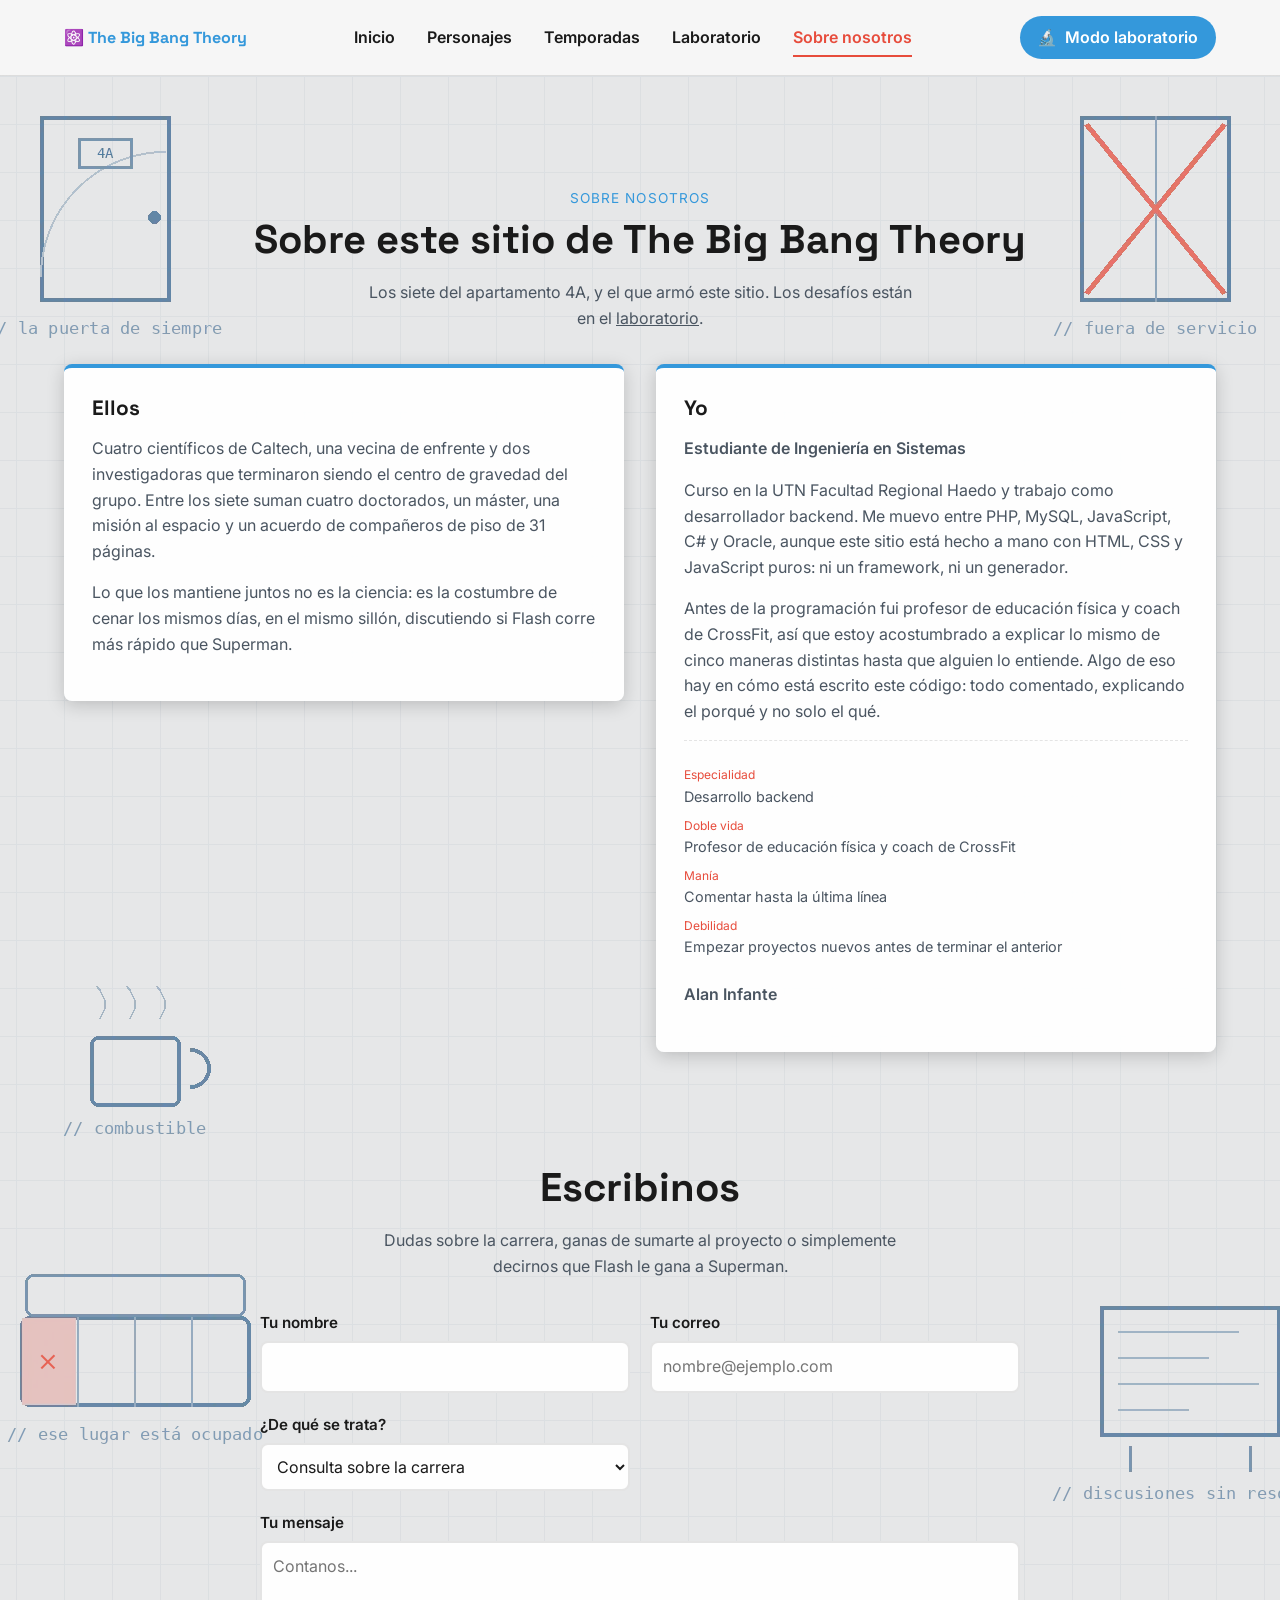
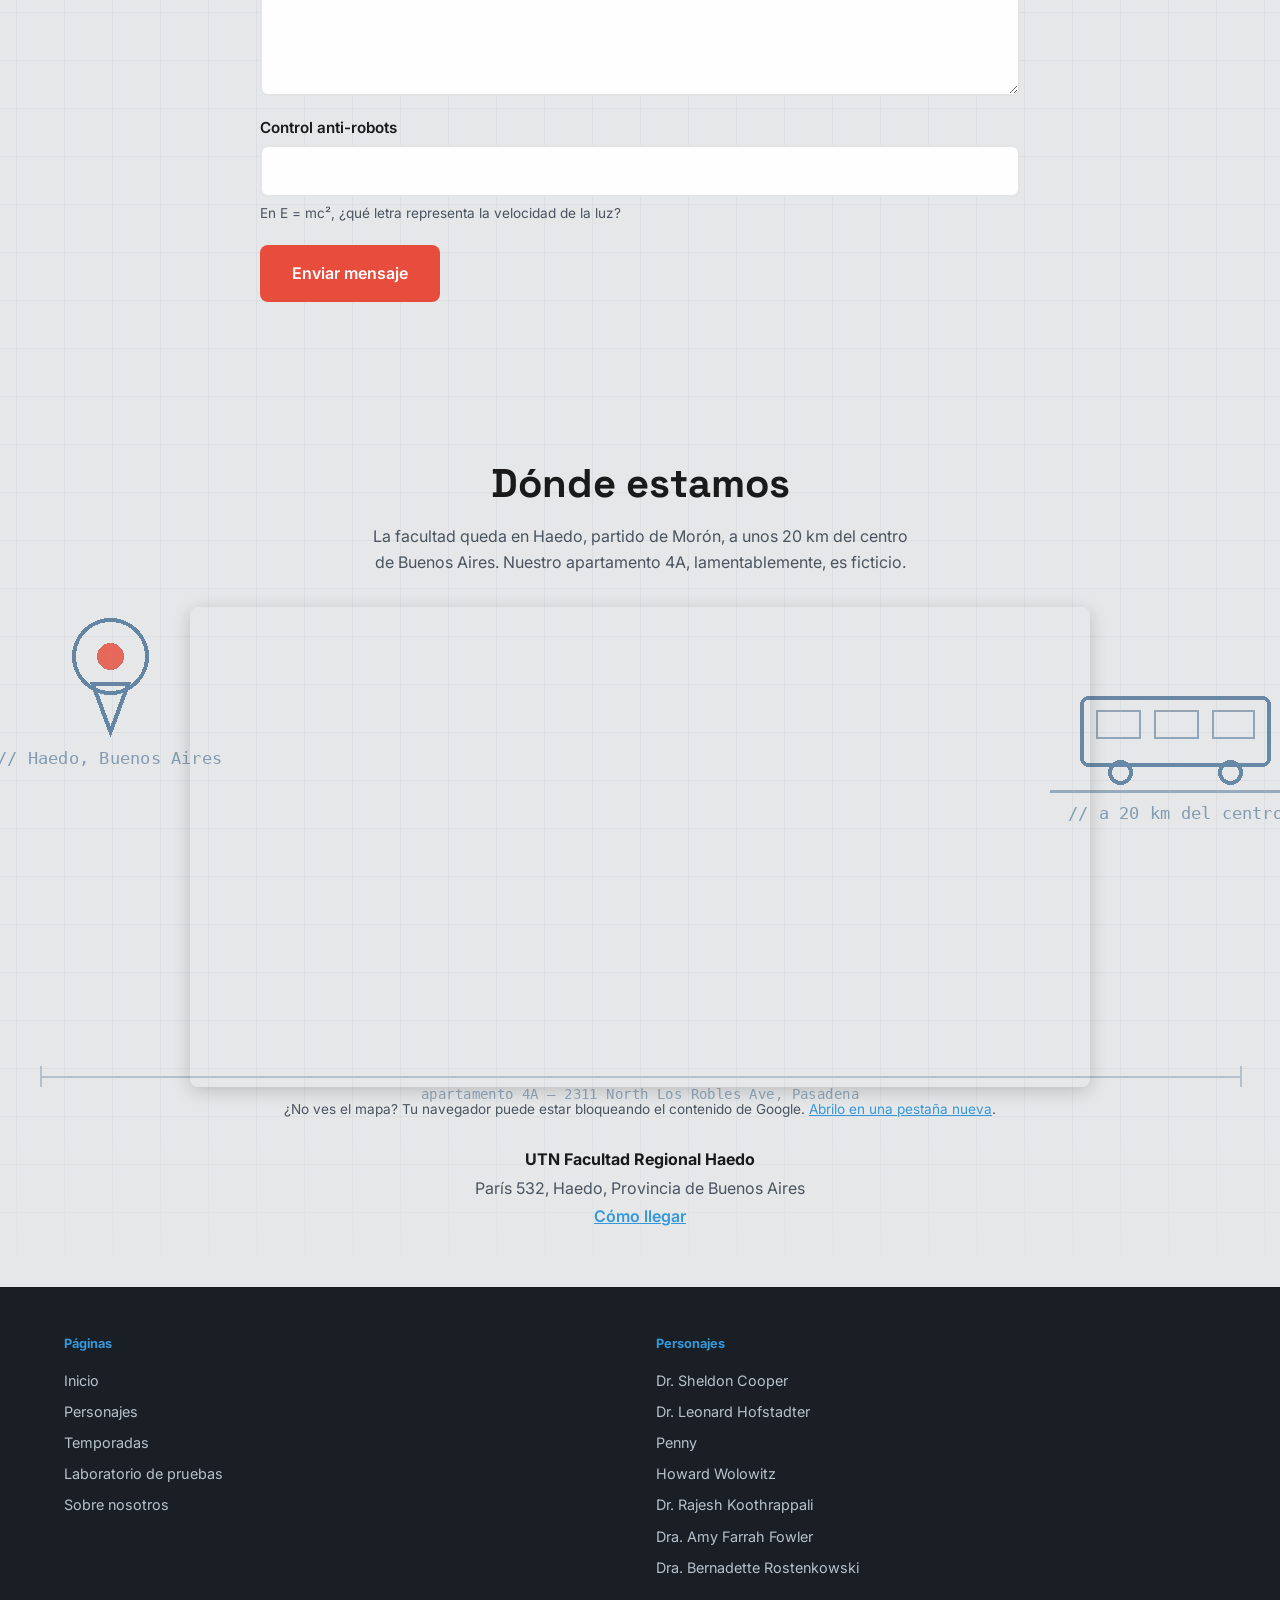
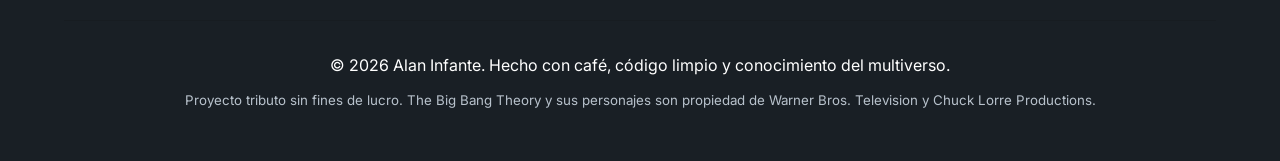
<file: sobre-nosotros.html>
<!DOCTYPE html>
<html lang="es-AR">
<head>
    <meta charset="UTF-8">
    <meta name="viewport" content="width=device-width, initial-scale=1.0">

    <!-- SEO propio de esta página: título (≤ 60 caracteres, si no Google lo
         corta), descripción y URL únicos. -->
    <title>Sobre nosotros | The Big Bang Theory</title>
    <meta name="description" content="Quiénes somos, cómo contactarnos y dónde queda la facultad: UTN Facultad Regional Haedo, Buenos Aires.">
    <meta name="theme-color" content="#1a1a1a">
    <!-- Favicon en SVG embebido: sin archivo extra y sin el error 404 que el
         navegador genera al pedir /favicon.ico. Google lo muestra en resultados. -->
    <link rel="icon" href="data:image/svg+xml,<svg xmlns='http://www.w3.org/2000/svg' viewBox='0 0 100 100'><text y='.9em' font-size='90'>⚛️</text></svg>">
    <link rel="canonical" href="https://alaninfante.github.io/Progra_IV_BigBang/sobre-nosotros.html">

    <meta property="og:type" content="website">
    <meta property="og:locale" content="es_AR">
    <meta property="og:site_name" content="The Big Bang Theory">
    <meta property="og:title" content="Sobre nosotros | The Big Bang Theory">
    <meta property="og:description" content="Quiénes somos, formulario de contacto y ubicación de la facultad.">
    <meta property="og:url" content="https://alaninfante.github.io/Progra_IV_BigBang/sobre-nosotros.html">
    <meta property="og:image" content="https://alaninfante.github.io/Progra_IV_BigBang/Imagenes/hero-relatividad.webp">
    <meta property="og:image:alt" content="Ilustración del espacio-tiempo curvado, fondo del sitio">
    <meta name="twitter:card" content="summary_large_image">
    <meta name="twitter:image" content="https://alaninfante.github.io/Progra_IV_BigBang/Imagenes/hero-relatividad.webp">

    <link rel="preconnect" href="https://fonts.googleapis.com">
    <link rel="preconnect" href="https://fonts.gstatic.com" crossorigin>
    <link href="https://fonts.googleapis.com/css2?family=Inter:wght@400;600&amp;family=Space+Grotesk:wght@500;700&amp;display=swap" rel="stylesheet">
    <link rel="stylesheet" href="./style.css">
    <!-- Migas de pan para Google: le muestran dónde está esta página dentro
         del sitio y puede dibujar la ruta en el resultado de búsqueda. -->
    <script type="application/ld+json">
    {
      "@context": "https://schema.org",
      "@type": "BreadcrumbList",
      "itemListElement": [
        { "@type": "ListItem", "position": 1, "name": "Inicio", "item": "https://alaninfante.github.io/Progra_IV_BigBang/" },
        { "@type": "ListItem", "position": 2, "name": "Sobre nosotros", "item": "https://alaninfante.github.io/Progra_IV_BigBang/sobre-nosotros.html" }
      ]
    }
    </script>
    <script type="application/ld+json">
    {
      "@context": "https://schema.org",
      "@type": "Person",
      "name": "Alan Infante",
      "jobTitle": "Desarrollador backend",
      "alumniOf": { "@type": "CollegeOrUniversity", "name": "UTN Facultad Regional Haedo" },
      "knowsAbout": ["PHP", "MySQL", "JavaScript", "C#", "Oracle PL/SQL"]
    }
    </script>
</head>
<body>
    <!-- Aplica el modo guardado ANTES de que se dibuje la página. Si esperara
         al logic.js (que tiene defer), cada cambio de página mostraría un
         parpadeo en modo normal antes de pasar a laboratorio. -->
    <script>
        try { if (localStorage.getItem('tema') === 'lab') document.body.classList.add('lab-mode'); } catch (e) {}
    </script>

    <!-- Permite saltar la navegación con teclado. -->
    <a href="#contenido" class="skip-link">Ir al contenido principal</a>


    <header class="header">
        <nav class="nav" aria-label="Navegación principal">
            <a class="logo" href="index.html">
                <span aria-hidden="true">⚛️</span> The Big Bang Theory
            </a>

            <!-- aria-current marca la página actual: lo usa el lector de
                 pantalla y el CSS para resaltar el link. -->
            <ul class="nav__links">
                <li><a href="index.html">Inicio</a></li>
                <li><a href="personajes.html">Personajes</a></li>
                <li><a href="temporadas.html">Temporadas</a></li>
                <li><a href="laboratorio.html">Laboratorio</a></li>
                <li><a href="sobre-nosotros.html" aria-current="page">Sobre nosotros</a></li>
            </ul>

            <!-- aria-pressed comunica el estado del botón al lector de pantalla. -->
            <button type="button" id="theme-toggle" class="btn-theme" aria-pressed="false">
                <span class="btn-theme__icon" aria-hidden="true">🔬</span>
                <span class="btn-theme__text">Modo laboratorio</span>
            </button>
        </nav>
    </header>

    <main id="contenido" class="fondo-sobre">

        <!-- ===== QUIÉNES SOMOS ===== -->
        <section id="sobre" class="section section--sobre">
            <div class="container">
                <p class="section__eyebrow">Sobre nosotros</p>
                <h1 class="section__title">Sobre este sitio de The Big Bang Theory</h1>
                <p class="section__desc">Los siete del apartamento 4A, y el que armó este sitio. Los desafíos están en el <a href="laboratorio.html">laboratorio</a>.</p>

                <div class="sobre">
                    <article>
                        <h2>Ellos</h2>
                        <p>Cuatro científicos de Caltech, una vecina de enfrente y dos investigadoras que terminaron siendo el centro de gravedad del grupo. Entre los siete suman cuatro doctorados, un máster, una misión al espacio y un acuerdo de compañeros de piso de 31 páginas.</p>
                        <p>Lo que los mantiene juntos no es la ciencia: es la costumbre de cenar los mismos días, en el mismo sillón, discutiendo si Flash corre más rápido que Superman.</p>
                    </article>

                    <article>
                        <h2>Yo</h2>
                        <p class="sobre__rol">Estudiante de Ingeniería en Sistemas</p>
                        <p>Curso en la UTN Facultad Regional Haedo y trabajo como desarrollador backend. Me muevo entre PHP, MySQL, JavaScript, C# y Oracle, aunque este sitio está hecho a mano con HTML, CSS y JavaScript puros: ni un framework, ni un generador.</p>
                        <p>Antes de la programación fui profesor de educación física y coach de CrossFit, así que estoy acostumbrado a explicar lo mismo de cinco maneras distintas hasta que alguien lo entiende. Algo de eso hay en cómo está escrito este código: todo comentado, explicando el porqué y no solo el qué.</p>

                        <dl class="facts">
                            <dt>Especialidad</dt><dd>Desarrollo backend</dd>
                            <dt>Doble vida</dt><dd>Profesor de educación física y coach de CrossFit</dd>
                            <dt>Manía</dt><dd>Comentar hasta la última línea</dd>
                            <dt>Debilidad</dt><dd>Empezar proyectos nuevos antes de terminar el anterior</dd>
                        </dl>

                        <p class="sobre__firma">Alan Infante</p>
                    </article>
                </div>
            </div>
        </section>


        <!-- ===== CONTACTO ===== -->
        <section id="contacto" class="section">
            <div class="container">
                <h2 class="section__title">Escribinos</h2>
                <p class="section__desc">Dudas sobre la carrera, ganas de sumarte al proyecto o simplemente decirnos que Flash le gana a Superman.</p>

                <!-- novalidate desactiva los carteles del navegador para poder
                     mostrar mensajes propios, en castellano y con el mismo
                     estilo. La validación se hace igual en el JS. -->
                <form class="form" id="form-contacto" novalidate>
                    <div class="form__campo">
                        <label for="f-nombre">Tu nombre</label>
                        <input type="text" id="f-nombre" name="nombre" required autocomplete="name">
                    </div>

                    <div class="form__campo">
                        <label for="f-email">Tu correo</label>
                        <input type="email" id="f-email" name="email" required autocomplete="email"
                               placeholder="nombre@ejemplo.com">
                    </div>

                    <div class="form__campo">
                        <label for="f-asunto">¿De qué se trata?</label>
                        <select id="f-asunto" name="asunto">
                            <option>Consulta sobre la carrera</option>
                            <option>Quiero sumarme al proyecto</option>
                            <option>Encontré un error en el sitio</option>
                            <option>Vengo a discutir de cómics</option>
                        </select>
                    </div>

                    <div class="form__campo form__campo--ancho">
                        <label for="f-mensaje">Tu mensaje</label>
                        <textarea id="f-mensaje" name="mensaje" rows="5" required
                                  placeholder="Contanos..."></textarea>
                    </div>

                    <div class="form__campo form__campo--ancho">
                        <!-- Verificación con una pregunta de la serie en vez de un
                             captcha: frena a los bots más simples y es más divertido.
                             No reemplaza a un captcha de verdad. -->
                        <label for="f-humano" id="f-humano-label">Control anti-robots</label>
                        <input type="text" id="f-humano" name="humano" required autocomplete="off"
                               aria-describedby="f-humano-pista">
                        <p class="form__pista" id="f-humano-pista">Cargando la pregunta...</p>
                    </div>

                    <div class="form__acciones">
                        <button type="submit" class="btn-primary">Enviar mensaje</button>
                    </div>

                    <p id="form-estado" class="form__estado" role="status" aria-live="polite"></p>
                </form>
            </div>
        </section>

        <!-- ===== DÓNDE ESTAMOS ===== -->
        <section id="ubicacion" class="section">
            <div class="container">
                <h2 class="section__title">Dónde estamos</h2>
                <p class="section__desc">La facultad queda en Haedo, partido de Morón, a unos 20 km del centro de Buenos Aires. Nuestro apartamento 4A, lamentablemente, es ficticio.</p>

                <div class="mapa">
                    <!-- loading="lazy": el mapa es de Google y pesa bastante.
                         Así no se descarga hasta que el visitante llega acá.
                         title es obligatorio: es lo que anuncia el lector de pantalla. -->
                    <iframe
                        title="Mapa con la ubicación de la UTN Facultad Regional Haedo"
                        src="https://www.google.com/maps?q=UTN+Facultad+Regional+Haedo&amp;output=embed"
                        width="600" height="450" loading="lazy" allowfullscreen
                        referrerpolicy="no-referrer-when-downgrade"></iframe>
                </div>

                <!-- Muchos bloqueadores de publicidad cortan los iframes de Google.
                     Si eso pasa, el visitante ve el recuadro vacío: esta línea le
                     da una salida en vez de dejarlo sin nada. -->
                <p class="mapa__aviso">¿No ves el mapa? Tu navegador puede estar bloqueando el contenido de Google.
                   <a href="https://www.google.com/maps/search/?api=1&amp;query=UTN+Facultad+Regional+Haedo" target="_blank" rel="noopener">Abrilo en una pestaña nueva</a>.</p>

                <address class="direccion">
                    <strong>UTN Facultad Regional Haedo</strong><br>
                    París 532, Haedo, Provincia de Buenos Aires<br>
                    <a href="https://www.google.com/maps/dir/?api=1&amp;destination=UTN+Facultad+Regional+Haedo"
                       target="_blank" rel="noopener">Cómo llegar</a>
                </address>
            </div>
        </section>
    </main>



    <footer class="footer">
        <div class="container">
            <!-- Mapa del sitio: orienta al usuario y le da al rastreador
                 enlaces internos hacia cada página. -->
            <nav class="sitemap" aria-label="Mapa del sitio">
                <div>
                    <h2>Páginas</h2>
                    <ul>
                        <li><a href="index.html">Inicio</a></li>
                        <li><a href="personajes.html">Personajes</a></li>
                        <li><a href="temporadas.html">Temporadas</a></li>
                        <li><a href="laboratorio.html">Laboratorio de pruebas</a></li>
                        <li><a href="sobre-nosotros.html">Sobre nosotros</a></li>
                    </ul>
                </div>

                <div>
                    <h2>Personajes</h2>
                    <ul>
                        <li><a href="personajes.html#sheldon">Dr. Sheldon Cooper</a></li>
                        <li><a href="personajes.html#leonard">Dr. Leonard Hofstadter</a></li>
                        <li><a href="personajes.html#penny">Penny</a></li>
                        <li><a href="personajes.html#howard">Howard Wolowitz</a></li>
                        <li><a href="personajes.html#raj">Dr. Rajesh Koothrappali</a></li>
                        <li><a href="personajes.html#amy">Dra. Amy Farrah Fowler</a></li>
                        <li><a href="personajes.html#bernadette">Dra. Bernadette Rostenkowski</a></li>
                    </ul>
                </div>
            </nav>

            <div class="footer__bottom">
                <p>&copy; 2026 Alan Infante. Hecho con café, código limpio y conocimiento del multiverso.</p>
                <p class="footer__legal">
                    <small>Proyecto tributo sin fines de lucro. The Big Bang Theory y sus personajes
                    son propiedad de Warner Bros. Television y Chuck Lorre Productions.</small>
                </p>
            </div>
        </div>
    </footer>

    <!-- defer: se ejecuta con el HTML ya parseado. -->
    <script src="./logic.js" defer></script>
</body>
</html>
</file>
<file: style.css>
/* ==========================================================================
   TBBT UNIVERSE — CSS
   Todos los colores viven en variables. El modo laboratorio solo las
   redefine, por eso cambia la página entera sin duplicar reglas.
   ========================================================================== */

/* --- 1. VARIABLES ------------------------------------------------------- */
:root {
    --color-primary: #e74c3c;
    --color-secondary: #3498db;
    --color-accent: #f1c40f;       /* También es el color del anillo de foco. */
    --color-success: #1e8449;
    --accent: var(--color-primary); /* Acento de tarjeta; cada una lo pisa. */

    --color-bg-page: #1a1a1a;
    --color-bg-section: rgba(248, 249, 250, 0.92);
    --color-bg-card: rgba(255, 255, 255, 0.96);
    --color-text: #1a1a1a;
    --color-text-muted: #4a5561;   /* Más oscuro que el original: llega a 4.5:1. */
    --color-border: rgba(0, 0, 0, 0.10);
    --color-footer-bg: rgba(26, 32, 38, 0.96);
    --color-footer-text: #ffffff;
    --color-footer-muted: #b8c2cc;
    --color-toast-bg: #1a1a1a;
    --color-btn-hover: #2c81ba;
    --shadow-card: 0 4px 18px rgba(0, 0, 0, 0.18);

    /* Hero en modo normal: mismos colores que el resto de la página. */
    --overlay-hero: rgba(222, 230, 239, 0.55); /* Tinte frío: separa el hero del blanco del header. */
    --color-hero-eyebrow: #1f6f9e; /* Azul oscurecido: el de interfaz no llega a 4.5:1. */
    --color-hero-title: var(--color-text);
    --color-hero-text: var(--color-text-muted);
    --hero-text-shadow: none;      /* Sobre fondo claro solo ensuciaría. */
    --watermark-opacity: 0;        /* Marca de agua apagada. */
    --overlay-section: rgba(248, 249, 250, 0.35);

    --font-heading: 'Space Grotesk', sans-serif;
    --font-body: 'Inter', sans-serif;
    --font-mono: monospace;
    --font-data: var(--font-body); /* Datos técnicos; pasa a mono en laboratorio. */

    --radius: 8px;
    --transition: 0.3s ease;
}

body.lab-mode {
    --color-secondary: #21c08b;    /* Arrastra botones, flechas y borde del quiz. */
    --color-btn-hover: #1aa376;
    --color-accent: #7cf7c0;
    --color-primary: #ff7675;
    --color-success: #2ecc71;

    --color-bg-section: rgba(20, 24, 28, 0.92);
    --color-bg-card: rgba(38, 45, 51, 0.96);
    --color-text: #ecf0f1;
    --color-text-muted: #b8c2cc;
    --color-border: rgba(124, 247, 192, 0.22);
    --color-footer-bg: rgba(10, 16, 14, 0.96);
    --color-footer-text: #e8fff5;
    --color-footer-muted: #8fb3a6;
    --color-toast-bg: #0d1512;
    --shadow-card: 0 4px 18px rgba(0, 0, 0, 0.45);

    --overlay-hero: rgba(0, 0, 0, 0.35);      /* La imagen ya es oscura. */
    --color-hero-eyebrow: #7cf7c0;
    --color-hero-title: #ffffff;
    --color-hero-text: #dfe6e9;
    --hero-text-shadow: 0 2px 12px rgba(0, 0, 0, 0.6); /* Acá sí hace falta. */
    --watermark-opacity: 0.16;
    --overlay-section: rgba(0, 0, 0, 0.30);
    --radius: 4px;                 /* Esquinas más duras. */
    --font-data: var(--font-mono);
}

/* Acentos de personaje. En laboratorio pasan a una paleta de resaltado de
   sintaxis: los claros perdían contraste sobre fondo oscuro. */
.card--sheldon { --accent: #e74c3c; }
.card--leonard { --accent: #3498db; }
.card--penny { --accent: #e8a33d; }
.card--howard { --accent: #16a085; }
.card--raj { --accent: #9b59b6; }
.card--amy { --accent: #2980b9; }
.card--bernadette { --accent: #d64f7d; }

.lab-mode .card--sheldon { --accent: #ff7b72; }
.lab-mode .card--leonard { --accent: #58a6ff; }
.lab-mode .card--penny { --accent: #e3b341; }
.lab-mode .card--howard { --accent: #3fb950; }
.lab-mode .card--raj { --accent: #bc8cff; }
.lab-mode .card--amy { --accent: #79c0ff; }
.lab-mode .card--bernadette { --accent: #ff9bce; }

/* --- 2. BASE ------------------------------------------------------------ */
* { margin: 0; padding: 0; box-sizing: border-box; }

html {
    scroll-behavior: smooth;
    scroll-padding-top: 5rem; /* Compensa el header fijo al saltar a un ancla. */
}

body {
    font-family: var(--font-body);
    background-color: var(--color-bg-page);
    color: var(--color-text);
    line-height: 1.6;
    transition: color var(--transition);
}

h1, h2, h3 { font-family: var(--font-heading); line-height: 1.2; margin-bottom: 1rem; }
img { max-width: 100%; display: block; }
a { color: inherit; }
button { font: inherit; cursor: pointer; border: none; }
.container { width: min(90%, 1200px); margin: 0 auto; }

/* Sin esto, navegar con teclado es a ciegas. */
:focus-visible { outline: 3px solid var(--color-accent); outline-offset: 3px; }

.skip-link {
    position: absolute; top: -100px; left: 1rem; z-index: 200; /* Fuera de pantalla, pero enfocable. */
    padding: 0.5rem 1rem; background: var(--color-primary); color: #fff;
    border-radius: var(--radius); text-decoration: none; font-weight: 600;
}
.skip-link:focus { top: 1rem; }

/* --- 3. MARCA DE AGUA (solo modo laboratorio) --------------------------- */
.code-watermark {
    position: fixed; top: 0; left: 0; width: 100%; height: 100%;
    z-index: -1;              /* Debajo del contenido. */
    overflow: hidden; pointer-events: none;
    font-family: var(--font-mono); font-size: 14px; line-height: 2;
    color: #00e28a; white-space: pre; /* Respeta los saltos de línea del HTML. */
    opacity: var(--watermark-opacity);
    transition: opacity 0.6s ease;
}

/* --- 4. HEADER ---------------------------------------------------------- */
.header {
    position: sticky; top: 0; z-index: 100;
    background-color: var(--color-bg-card);
    border-bottom: 1px solid var(--color-border);
    backdrop-filter: blur(6px);
    transition: background-color var(--transition), border-color var(--transition);
}

.nav {
    display: flex; align-items: center; justify-content: space-between;
    flex-wrap: wrap; gap: 1rem;
    width: min(90%, 1200px); margin: 0 auto; padding: 1rem 0;
}

.logo { font-family: var(--font-heading); font-weight: 700; color: var(--color-secondary); text-decoration: none; }
.nav__links { list-style: none; display: flex; gap: 2rem; }
.nav__links a { color: var(--color-text); font-weight: 600; text-decoration: none; padding: 0.5rem 0; }
.nav__links a:hover { color: var(--color-primary); }
/* Página actual: color y subrayado, no solo color (WCAG 1.4.1). */
.nav__links a[aria-current="page"] { color: var(--color-primary); border-bottom: 2px solid currentColor; }

.btn-theme {
    display: inline-flex; align-items: center; gap: 0.5rem;
    padding: 0.55rem 1.1rem; background: var(--color-secondary); color: #fff;
    border-radius: 999px; font-weight: 600;
}
.btn-theme:hover { background: var(--color-btn-hover); }

/* --- 5. HERO ------------------------------------------------------------ */
/* Dos capas superpuestas: background-image no se puede animar, así que el
   cruce de fórmulas se hace con la opacidad de la de arriba. */
.hero {
    position: relative; overflow: hidden; text-align: center;
    border-bottom: 1px solid var(--color-border);   /* Corta con la sección siguiente. */
    padding: clamp(5rem, 14vw, 10rem) 5%;
    transition: color var(--transition);
}

.hero::before, .hero::after {
    content: ""; position: absolute; top: 0; left: 0; width: 100%; height: 100%;
    z-index: -1; background-position: center; background-size: cover;
}

.hero::before {
    background-image: linear-gradient(var(--overlay-hero), var(--overlay-hero)), url('Imagenes/hero-relatividad.webp');
}

.hero::after {
    opacity: 0; transition: opacity 0.6s ease;
    background-image: linear-gradient(var(--overlay-hero), var(--overlay-hero)), url('Imagenes/hero-relatividad-lab.webp');
}
.lab-mode .hero::after { opacity: 1; }

.hero__content { position: relative; z-index: 1; max-width: 62ch; margin: 0 auto; } /* 62ch: línea legible. */
.hero__eyebrow { color: var(--color-hero-eyebrow); font-family: var(--font-heading); letter-spacing: 0.06em; margin-bottom: 0.5rem; }
.hero h1 { font-size: clamp(2.2rem, 5.5vw, 4rem); color: var(--color-hero-title); text-shadow: var(--hero-text-shadow); }
.hero__lead { color: var(--color-hero-text); font-size: 1.1rem; text-shadow: var(--hero-text-shadow); }


/* --- 6. BOTONES --------------------------------------------------------- */
.btn-primary {
    display: inline-block; margin-top: 2rem; padding: 1rem 2rem;
    background-color: var(--color-primary); color: #fff;
    border-radius: var(--radius); text-decoration: none; font-weight: 600;
    transition: transform 0.2s ease, background-color var(--transition);
}
.btn-primary:hover { background-color: #c0392b; transform: translateY(-3px); }

.btn-quote {
    margin-top: 1rem; padding: 0.5rem 1rem; background: transparent;
    border: 1px solid var(--accent); color: var(--accent);
    border-radius: var(--radius); font-weight: 600;
}
.btn-quote:hover { background: var(--accent); color: #fff; }

/* --- 7. SECCIONES ------------------------------------------------------- */
.section {
    padding: 3.5rem 0;   /* Antes 6rem: demasiado aire entre secciones. */ background-color: var(--color-bg-section);
    transition: background-color var(--transition);
}
/* Título de sección con clase propia: un selector ".section h2" también
   pintaría los h2 de adentro de cada tarjeta. */
.section__eyebrow { text-align: center; font-family: var(--font-data); font-size: 0.85rem; letter-spacing: 0.08em; text-transform: uppercase; color: var(--color-secondary); margin-bottom: 0.4rem; }
.section__title { text-align: center; font-size: clamp(1.8rem, 4vw, 2.5rem); }
.section__desc { text-align: center; max-width: 55ch; margin: 0 auto 2rem; color: var(--color-text-muted); }

/* --- 8. CARRUSEL -------------------------------------------------------- */
.carousel { display: flex; align-items: center; gap: 1rem; }

.carousel__track {
    display: flex; gap: 2rem; list-style: none;
    overflow-x: auto; scroll-snap-type: x mandatory; scroll-behavior: smooth;
    padding: 1rem 0 2rem;
    scrollbar-width: none; /* Oculta la barra sin perder el scroll real. */
}
.carousel__track::-webkit-scrollbar { display: none; }

.carousel__btn {
    flex-shrink: 0; width: 46px; height: 46px; border-radius: 50%;
    display: flex; align-items: center; justify-content: center;
    background-color: var(--color-secondary); color: #fff;
    transition: background-color var(--transition);
}
.carousel__btn:hover { background-color: var(--color-primary); }

/* --- 9. TARJETAS -------------------------------------------------------- */
.card {
    flex: 0 0 calc(100% - 2rem); scroll-snap-align: center;
    display: flex; flex-direction: column;
    background-color: var(--color-bg-card);
    border-top: 4px solid var(--accent); border-radius: var(--radius);
    overflow: hidden; box-shadow: var(--shadow-card);
    transition: transform var(--transition), box-shadow var(--transition),
                border-top-width var(--transition), background-color var(--transition);
}

/* :focus-within incluye el teclado: la tarjeta reacciona igual con Tab. */
.card:hover, .card:focus-within {
    transform: translateY(-3px);
    border-top-width: 6px;
    box-shadow: 0 10px 26px rgba(0, 0, 0, 0.24);
}

.card img { width: 100%; height: 320px; object-fit: cover; object-position: top; }
.card__body { display: flex; flex-direction: column; padding: 2rem 1rem 1rem; }
.card__body .btn-quote { align-self: center; } /* Centra solo el botón de frase. */
.card h2 { color: var(--color-text); margin-bottom: 0.25rem; font-size: 1.25rem; }
.card__role { color: var(--accent); font-family: var(--font-data); font-weight: 600; font-size: 0.9rem; margin-bottom: 0.5rem; }
.card__desc { color: var(--color-text-muted); min-height: calc(1.6em * 3); } /* 3 líneas × line-height. */

.card__toggle {
    display: flex; align-items: center; justify-content: space-between;
    width: 100%; margin-top: 1rem; padding: 0.6rem 0.8rem;
    background: transparent; border: 1px solid var(--accent);
    border-radius: var(--radius); color: var(--accent); font-weight: 600; font-size: 0.9rem;
}
.card__toggle:hover { background: var(--accent); color: #fff; }

/* El "+" gira y se convierte en "×": una sola pieza para los dos estados. */
.card__toggle-icon { font-size: 1.1rem; transition: transform var(--transition); }
.card__toggle[aria-expanded="true"] .card__toggle-icon { transform: rotate(45deg); }

/* La ficha se muestra según aria-expanded, sin necesidad de otra clase. */
.card__extra { display: none; }
.card__toggle[aria-expanded="true"] + .card__extra { display: block; }

.facts { margin-top: 1rem; padding-top: 1rem; border-top: 1px dashed var(--color-border); font-family: var(--font-data); font-size: 0.9rem; }
.facts dt { font-size: 0.75rem; color: var(--accent); margin-top: 0.5rem; }
.facts dd { color: var(--color-text-muted); }

/* --- ACCESOS (INICIO) --------------------------------------------------- */
.explore {
    list-style: none;
    display: grid;
    align-items: stretch;
    grid-template-columns: repeat(auto-fit, minmax(240px, 1fr));
    gap: 1.5rem;
}

.explore li { display: flex; flex-direction: column; }

.explore__card {
    display: block;
    flex: 1;
    padding: 2rem 1.5rem;
    background-color: var(--color-bg-card);
    border-top: 4px solid var(--color-secondary);
    border-radius: var(--radius);
    box-shadow: var(--shadow-card);
    text-decoration: none;
    text-align: center;
    transition: transform var(--transition), background-color var(--transition);
}
.explore__card:hover, .explore__card:focus-visible { transform: translateY(-3px); }
.explore__icon { display: block; font-size: 2.5rem; margin-bottom: 0.5rem; }
.explore__card h3 { color: var(--color-text); }
.explore__card p { color: var(--color-text-muted); }

/* Spoiler tapado: se revela al pasar el mouse o al llegar con Tab.
   El desenfoque es solo visual; el texto sigue estando para un lector de
   pantalla, así que no sirve para esconder nada en serio, solo para jugar. */
.spoiler { display: flex; align-items: baseline; gap: 0.5rem; margin-top: 0.75rem; font-size: 0.85rem; }
.spoiler__tag { font-family: var(--font-data); font-size: 0.7rem; text-transform: uppercase; letter-spacing: 0.06em; color: var(--color-primary); flex-shrink: 0; }
.spoiler__texto {
    color: var(--color-text-muted);
    filter: blur(4px);
    cursor: help;
    transition: filter var(--transition);
}
.spoiler__texto:hover, .spoiler__texto:focus-visible { filter: blur(0); }

/* Quien pidió menos movimiento ve el spoiler destapado desde el principio:
   un texto que aparece y desaparece puede molestar. */
@media (prefers-reduced-motion: reduce) { .spoiler__texto { filter: none; } }

/* --- LÍNEA DE TIEMPO ----------------------------------------------------- */
.linea { list-style: none; max-width: 780px; margin-inline: auto; position: relative; }

/* La línea vertical es un pseudo-elemento: decoración pura, no necesita
   una etiqueta propia en el HTML. */
.linea::before {
    content: "";
    position: absolute; top: 8px; bottom: 8px; left: 86px;
    width: 2px; background: var(--color-border);
}

.hito { position: relative; display: grid; grid-template-columns: 70px 1fr; gap: 2rem; padding-bottom: 1.75rem; }

.hito__anio { font-family: var(--font-data); font-weight: 600; color: var(--color-secondary); text-align: right; padding-top: 0.15rem; }

/* El punto sobre la línea, alineado con el año. */
.hito::before {
    content: "";
    position: absolute; left: 81px; top: 8px;
    width: 12px; height: 12px; border-radius: 50%;
    background: var(--color-bg-section); border: 2px solid var(--color-secondary);
}

.hito--destacado::before { background: var(--color-primary); border-color: var(--color-primary); }
.hito--destacado .hito__anio { color: var(--color-primary); }

.hito__cuerpo h3 { font-size: 1.05rem; color: var(--color-text); margin-bottom: 0.25rem; }
.hito__cuerpo p { color: var(--color-text-muted); font-size: 0.95rem; }

/* En celular el año pasa arriba del texto: en dos columnas de 70 px no entra
   ni el título. */
@media (max-width: 600px) {
    .linea::before, .hito::before { display: none; }
    .hito { grid-template-columns: 1fr; gap: 0.25rem; padding-bottom: 1.5rem; border-left: 2px solid var(--color-border); padding-left: 1rem; }
    .hito__anio { text-align: left; }
}

/* --- TEMPORADAS ---------------------------------------------------------- */
.seasons {
    list-style: none;
    display: grid;
    grid-template-columns: repeat(auto-fill, minmax(290px, 1fr)); /* Columnas según el ancho, sin media queries. */
    gap: 1.5rem;
    /* Sin esto, todas las tarjetas de una fila copian la altura de la más
       alta: al abrir un resumen, las vecinas quedan estiradas y vacías. */
    align-items: start;
}

.season {
    padding: 1.5rem;
    background-color: var(--color-bg-card);
    border-left: 4px solid var(--color-secondary);
    border-radius: var(--radius);
    box-shadow: var(--shadow-card);
    transition: background-color var(--transition), border-color var(--transition);
}

.season h2 { color: var(--color-text); font-size: 1.15rem; margin-bottom: 0.25rem; }
.season__meta { font-family: var(--font-data); font-size: 0.85rem; color: var(--color-text-muted); }

.season summary {
    margin-top: 1rem;
    cursor: pointer;
    font-weight: 600;
    color: var(--color-secondary);
}
.season details p { margin-top: 0.5rem; color: var(--color-text-muted); font-size: 0.95rem; }

/* Aire extra solo donde el fondo tiene dibujo arriba del título. */
.section--personajes, .section--temporadas,
.fondo-laboratorio > .section:first-child,
.fondo-sobre > .section:first-child { padding-top: 7rem; }

/* --- FONDO DE PERSONAJES ------------------------------------------------- */
/* Mismo criterio que Temporadas: imagen transparente a tamaño real arriba,
   para que no se estire en pantallas altas y herede el color de la sección. */
.section--personajes {
    background-image: url('Imagenes/personajes.webp');
    background-size: 1920px auto;
    background-position: top center;
    background-repeat: no-repeat;
}

.lab-mode .section--personajes {
    background-image: url('Imagenes/personajes-lab.webp');
}

/* --- FONDO DE TEMPORADAS ------------------------------------------------- */
/* A diferencia del laboratorio, acá NO se usa cover: la página es muy alta
   y la imagen se estiraría hasta verse borrosa. Se muestra a tamaño real
   arriba, detrás del título, y se desvanece sola porque es transparente.
   Se usan propiedades sueltas y no el atajo "background:", que borraría el
   background-color que la sección ya tiene. */
.section--temporadas {
    background-image: url('Imagenes/temporadas.webp');
    background-size: 1920px auto;
    background-position: top center;
    background-repeat: no-repeat;
}

.lab-mode .section--temporadas {
    background-image: url('Imagenes/temporadas-lab.webp');
}

/* --- FONDO DEL INICIO ---------------------------------------------------- */
/* Envuelve solo lo que va debajo del hero: el hero tiene imagen propia.
   Como en las otras páginas, la imagen es transparente y el color lo pone
   este contenedor, con las secciones en transparente para no taparla. */
.fondo-inicio {
    background-color: var(--color-bg-section);
    background-image: url('Imagenes/inicio.webp');
    background-size: 1920px auto;
    background-position: top center;
    background-repeat: no-repeat;
    transition: background-color var(--transition);
}

.lab-mode .fondo-inicio { background-image: url('Imagenes/inicio-lab.webp'); }
.fondo-inicio .section { background-color: transparent; }

/* --- FONDO DE SOBRE NOSOTROS -------------------------------------------- */
/* Mismo patrón que el laboratorio: una sola imagen larga en el <main>, con
   las secciones transparentes para no taparla. */
.fondo-sobre {
    background-color: var(--color-bg-section);
    background-image: url('Imagenes/sobre.webp');
    background-size: 1920px auto;
    background-position: top center;
    background-repeat: no-repeat;
    transition: background-color var(--transition);
}

.lab-mode .fondo-sobre { background-image: url('Imagenes/sobre-lab.webp'); }
.fondo-sobre .section { background-color: transparent; }

/* --- FONDO DEL LABORATORIO ---------------------------------------------- */
/* Va en el <main> y no en cada sección: una sola imagen larga detrás de los
   cuatro juegos, en vez de repetirse cuatro veces.
   El color de fondo se muda acá y las secciones quedan transparentes, porque
   si no taparían la imagen con su propio color. */
.fondo-laboratorio {
    background-color: var(--color-bg-section);
    background-image: url('Imagenes/laboratorio.webp');
    background-size: 1920px auto;   /* Tamaño real: con cover se deformaría. */
    background-position: top center;
    background-repeat: no-repeat;
    transition: background-color var(--transition);
}

.lab-mode .fondo-laboratorio { background-image: url('Imagenes/laboratorio-lab.webp'); }
.fondo-laboratorio .section { background-color: transparent; }

/* --- GALERÍA POR TEMPORADA ---------------------------------------------- */
/* Las miniaturas se ven siempre. Cada una lleva loading="lazy", así el
   navegador descarga solo las que entran en pantalla mientras se baja. */
.gallery {
    list-style: none;
    display: grid;
    /* Mosaico: la primera foto ocupa el ancho completo de la tarjeta y las
       otras dos van debajo, a la mitad. Con tres columnas iguales las
       miniaturas quedaban de 67 px, ilegibles. */
    grid-template-columns: repeat(2, 1fr);
    gap: 0.4rem;
    margin-top: 1rem;
}

.gallery li:first-child { grid-column: span 2; }

.gallery img {
    width: 100%;
    /* height: auto anula el height="600" del HTML. Sin esto el navegador toma
       ese atributo como altura real y la foto sale angosta y larguísima. */
    height: auto;
    aspect-ratio: 4 / 3;   /* Reserva el espacio antes de cargar: el layout no salta. */
    object-fit: cover;
    display: block;
    border-radius: 4px;
    transition: opacity var(--transition);
}

.gallery a:hover img, .gallery a:focus-visible img { opacity: 0.75; }

/* --- 10. QUIZ ----------------------------------------------------------- */
.quiz {
    max-width: 650px; margin: 0 auto; padding: clamp(1.5rem, 5vw, 3rem);
    background-color: var(--color-bg-card);
    border: 2px dashed var(--color-secondary); border-radius: var(--radius);
    transition: background-color var(--transition), border-color var(--transition);
}
.quiz__progress { font-family: var(--font-data); font-size: 0.85rem; color: var(--color-secondary); margin-bottom: 0.5rem; }
.quiz h2:focus { outline: none; } /* El foco llega por código, no por Tab: no hace falta el anillo. */
.quiz h2 { font-size: 1.2rem; line-height: 1.4; color: var(--color-text); }
.quiz__options { display: flex; flex-direction: column; gap: 1rem; margin-top: 2rem; }

.btn-quiz {
    padding: 1.1rem; text-align: left;
    background: var(--color-bg-section); color: var(--color-text);
    border: 2px solid var(--color-border); border-radius: var(--radius);
    transition: background-color var(--transition), border-color var(--transition);
}
.btn-quiz:hover:not(:disabled) { background: var(--color-secondary); color: #fff; }
.btn-quiz:disabled { cursor: default; }

/* El resultado se marca con color y con texto: el color solo excluye a
   quien no lo distingue. */
.btn-quiz.is-correct { border-color: var(--color-success); background: rgba(46, 204, 113, 0.18); }
.btn-quiz.is-wrong { border-color: var(--color-primary); background: rgba(231, 76, 60, 0.18); }

/* min-height reserva el espacio para que el layout no salte al responder. */
.quiz__result { margin-top: 2rem; min-height: 1.6em; color: var(--color-text); font-weight: 600; }

/* --- SOBRE NOSOTROS ------------------------------------------------------ */
.sobre { display: grid; grid-template-columns: repeat(auto-fit, minmax(300px, 1fr)); gap: 2rem; align-items: start; }
.sobre article { padding: 1.75rem; background-color: var(--color-bg-card); border-top: 4px solid var(--color-secondary); border-radius: var(--radius); box-shadow: var(--shadow-card); }
.sobre h2 { color: var(--color-text); font-size: 1.3rem; }
.sobre p { color: var(--color-text-muted); margin-bottom: 1rem; }
.sobre__rol { font-family: var(--font-data); font-weight: 600; color: var(--color-secondary); margin-bottom: 1rem; }
.sobre .facts { margin-bottom: 1.5rem; }
.sobre__firma { font-family: var(--font-data); color: var(--color-secondary); font-weight: 600; margin-bottom: 0; }

/* --- TERMINAL ------------------------------------------------------------ */
/* Colores propios y no los del tema: una terminal clara no se leería como
   terminal. Se mantienen en los dos modos a propósito. */
.terminal {
    max-width: 800px; margin-inline: auto; padding: 1.25rem;
    background: #0d1512; border: 1px solid #21c08b; border-radius: var(--radius);
    font-family: var(--font-mono); font-size: 0.95rem; color: #d7ffe9;
}
.terminal__salida { list-style: none; max-height: 260px; overflow-y: auto; margin-bottom: 0.75rem; }
.terminal__salida li { padding: 0.15rem 0; word-break: break-word; }
.terminal__eco { color: #6f9a8a; }
.terminal__ok { color: #7cf7c0; }
.terminal__error { color: #ff9b9b; }

.terminal__linea { display: flex; align-items: center; gap: 0.5rem; border-top: 1px solid #1d3a30; padding-top: 0.75rem; }
.terminal__prompt { color: #21c08b; white-space: nowrap; }
.terminal__linea input {
    flex: 1; background: transparent; border: none; color: #d7ffe9;
    font: inherit; padding: 0.25rem;
}
.terminal__linea input:focus { outline: 2px solid #7cf7c0; outline-offset: 2px; }
.terminal__pista { margin-top: 0.5rem; font-size: 0.8rem; color: #6f9a8a; }

/* --- JUEGO --------------------------------------------------------------- */
.juego { max-width: 720px; margin-inline: auto; text-align: center; }
.juego__opciones { display: flex; flex-wrap: wrap; justify-content: center; gap: 0.75rem; }
.btn-juego {
    padding: 0.8rem 1.2rem; background: var(--color-bg-card); color: var(--color-text);
    border: 2px solid var(--color-secondary); border-radius: var(--radius); font-weight: 600;
    transition: background-color var(--transition), color var(--transition);
}
.btn-juego:hover { background: var(--color-secondary); color: #fff; }
/* min-height reserva el renglón: sin esto el marcador salta al primer tiro. */
.juego__resultado { min-height: 1.6em; margin-top: 1.5rem; font-weight: 600; color: var(--color-text); }
.juego__marcador { font-family: var(--font-data); color: var(--color-text-muted); }
.juego__reglas { margin-top: 1.5rem; text-align: left; }
.juego__reglas summary { cursor: pointer; font-weight: 600; color: var(--color-secondary); }
.juego__reglas ul { margin-top: 0.75rem; padding-left: 1.2rem; color: var(--color-text-muted); columns: 2; column-gap: 2rem; }

/* --- ENIGMA -------------------------------------------------------------- */
.enigma { max-width: 820px; margin-inline: auto; }
.enigma__pistas { padding-left: 1.4rem; color: var(--color-text-muted); margin-bottom: 2rem; }
.enigma__pistas li { margin-bottom: 0.35rem; }
.enigma__tabla { width: 100%; border-collapse: collapse; background: var(--color-bg-card); border-radius: var(--radius); overflow: hidden; }
.enigma__tabla caption { text-align: left; padding-bottom: 0.5rem; color: var(--color-text-muted); font-size: 0.9rem; }
.enigma__tabla th, .enigma__tabla td { padding: 0.6rem 0.8rem; text-align: left; border-bottom: 1px solid var(--color-border); }
.enigma__tabla thead th { font-family: var(--font-data); font-size: 0.85rem; color: var(--color-secondary); }
.enigma__tabla tbody th { color: var(--color-text); }
.enigma__tabla select { width: 100%; padding: 0.4rem; font: inherit; background: var(--color-bg-section); color: var(--color-text); border: 1px solid var(--color-border); border-radius: 4px; }
.enigma__acciones { display: flex; gap: 0.75rem; flex-wrap: wrap; margin-top: 1rem; }
.enigma__resultado { min-height: 1.6em; margin-top: 1rem; font-weight: 600; color: var(--color-text); }

@media (max-width: 600px) { .juego__reglas ul { columns: 1; } }

/* --- FORMULARIO ---------------------------------------------------------- */
.form { max-width: 760px; margin-inline: auto; display: grid; grid-template-columns: repeat(2, 1fr); gap: 1.25rem; }
.form__campo { display: flex; flex-direction: column; gap: 0.35rem; }
.form__campo--ancho { grid-column: 1 / -1; }
.form label { font-weight: 600; color: var(--color-text); font-size: 0.95rem; }
.form input, .form select, .form textarea {
    padding: 0.7rem; font: inherit;
    background: var(--color-bg-card); color: var(--color-text);
    border: 2px solid var(--color-border); border-radius: var(--radius);
}
.form textarea { resize: vertical; }
/* El error se marca con borde Y con texto: el color solo deja afuera a quien
   no lo distingue. */
.form .is-error { border-color: var(--color-primary); }
.form__pista { font-size: 0.85rem; color: var(--color-text-muted); }
.form__acciones { grid-column: 1 / -1; }
.form__acciones .btn-primary { margin-top: 0; }
.form__estado { grid-column: 1 / -1; min-height: 1.6em; font-weight: 600; color: var(--color-text); }

/* --- MAPA ---------------------------------------------------------------- */
/* aspect-ratio + width 100%: el iframe se adapta al ancho sin deformarse ni
   necesitar medidas fijas por pantalla. */
.mapa { max-width: 900px; margin-inline: auto; border-radius: var(--radius); overflow: hidden; box-shadow: var(--shadow-card); }
.mapa iframe { display: block; width: 100%; height: 420px; border: 0; }
@media (min-width: 900px) { .mapa iframe { height: 480px; } }
.mapa__aviso { max-width: 900px; margin: 0.75rem auto 0; text-align: center; font-size: 0.85rem; color: var(--color-text-muted); }
.mapa__aviso a { color: var(--color-secondary); }
.direccion { max-width: 900px; margin: 1.5rem auto 0; text-align: center; font-style: normal; color: var(--color-text-muted); line-height: 1.8; }
.direccion strong { color: var(--color-text); }
.direccion a { color: var(--color-secondary); font-weight: 600; }

@media (max-width: 600px) { .form { grid-template-columns: 1fr; } }

/* --- 11. AVISO ---------------------------------------------------------- */
.toast {
    position: fixed; bottom: 2rem; left: 50%; z-index: 300;
    transform: translate(-50%, 150%); opacity: 0; pointer-events: none;
    max-width: min(90%, 420px); padding: 1rem 2rem;
    background: var(--color-toast-bg); color: #fff;
    border-left: 4px solid var(--color-accent); border-radius: var(--radius);
    transition: transform 0.35s ease, opacity 0.35s ease;
}
.toast.is-visible { transform: translate(-50%, 0); opacity: 1; }

/* --- 12. FOOTER Y MAPA DEL SITIO ---------------------------------------- */
.footer {
    padding: 3rem 0; background-color: var(--color-footer-bg);
    color: var(--color-footer-text); border-top: 1px solid var(--color-border); transition: background-color var(--transition);
}
.footer__bottom { text-align: center; margin-top: 2.5rem; padding-top: 2rem; border-top: 1px solid var(--color-border); }
.footer__legal { margin-top: 0.5rem; color: var(--color-footer-muted); }

.sitemap { display: grid; grid-template-columns: repeat(auto-fit, minmax(220px, 1fr)); gap: 2rem; }
.sitemap h2 { font-family: var(--font-data); font-size: 0.8rem; color: var(--color-secondary); }
.sitemap ul { list-style: none; display: flex; flex-direction: column; gap: 0.35rem; }
.sitemap a { color: var(--color-footer-muted); font-size: 0.9rem; text-decoration: none; }
.sitemap a:hover { color: var(--color-footer-text); text-decoration: underline; }

/* --- 13. RESPONSIVE ----------------------------------------------------- */
@media (min-width: 768px) { .card { flex: 0 0 calc(50% - 1rem); } }
@media (min-width: 1024px) { .card { flex: 0 0 calc(33.333% - 1.34rem); } }

/* Las flechas se achican pero no se ocultan: en mobile serían el único
   control visible del carrusel. */
@media (max-width: 600px) {
    .nav { justify-content: center; }
    /* El menú no entraba en 390 px y generaba scroll horizontal en toda la página. */
    .nav__links { gap: 1.1rem; flex-wrap: wrap; justify-content: center; }

    /* Las flechas bajan debajo del carrusel: al costado le robaban casi la
       mitad del ancho y la tarjeta quedaba en unos 200 px. */
    .carousel { flex-wrap: wrap; justify-content: center; }
    .carousel__track { order: -1; flex-basis: 100%; }
    .carousel__btn { width: 42px; height: 42px; }
}

@media (prefers-reduced-motion: reduce) {
    * { transition: none !important; scroll-behavior: auto !important; }
}
</file>
